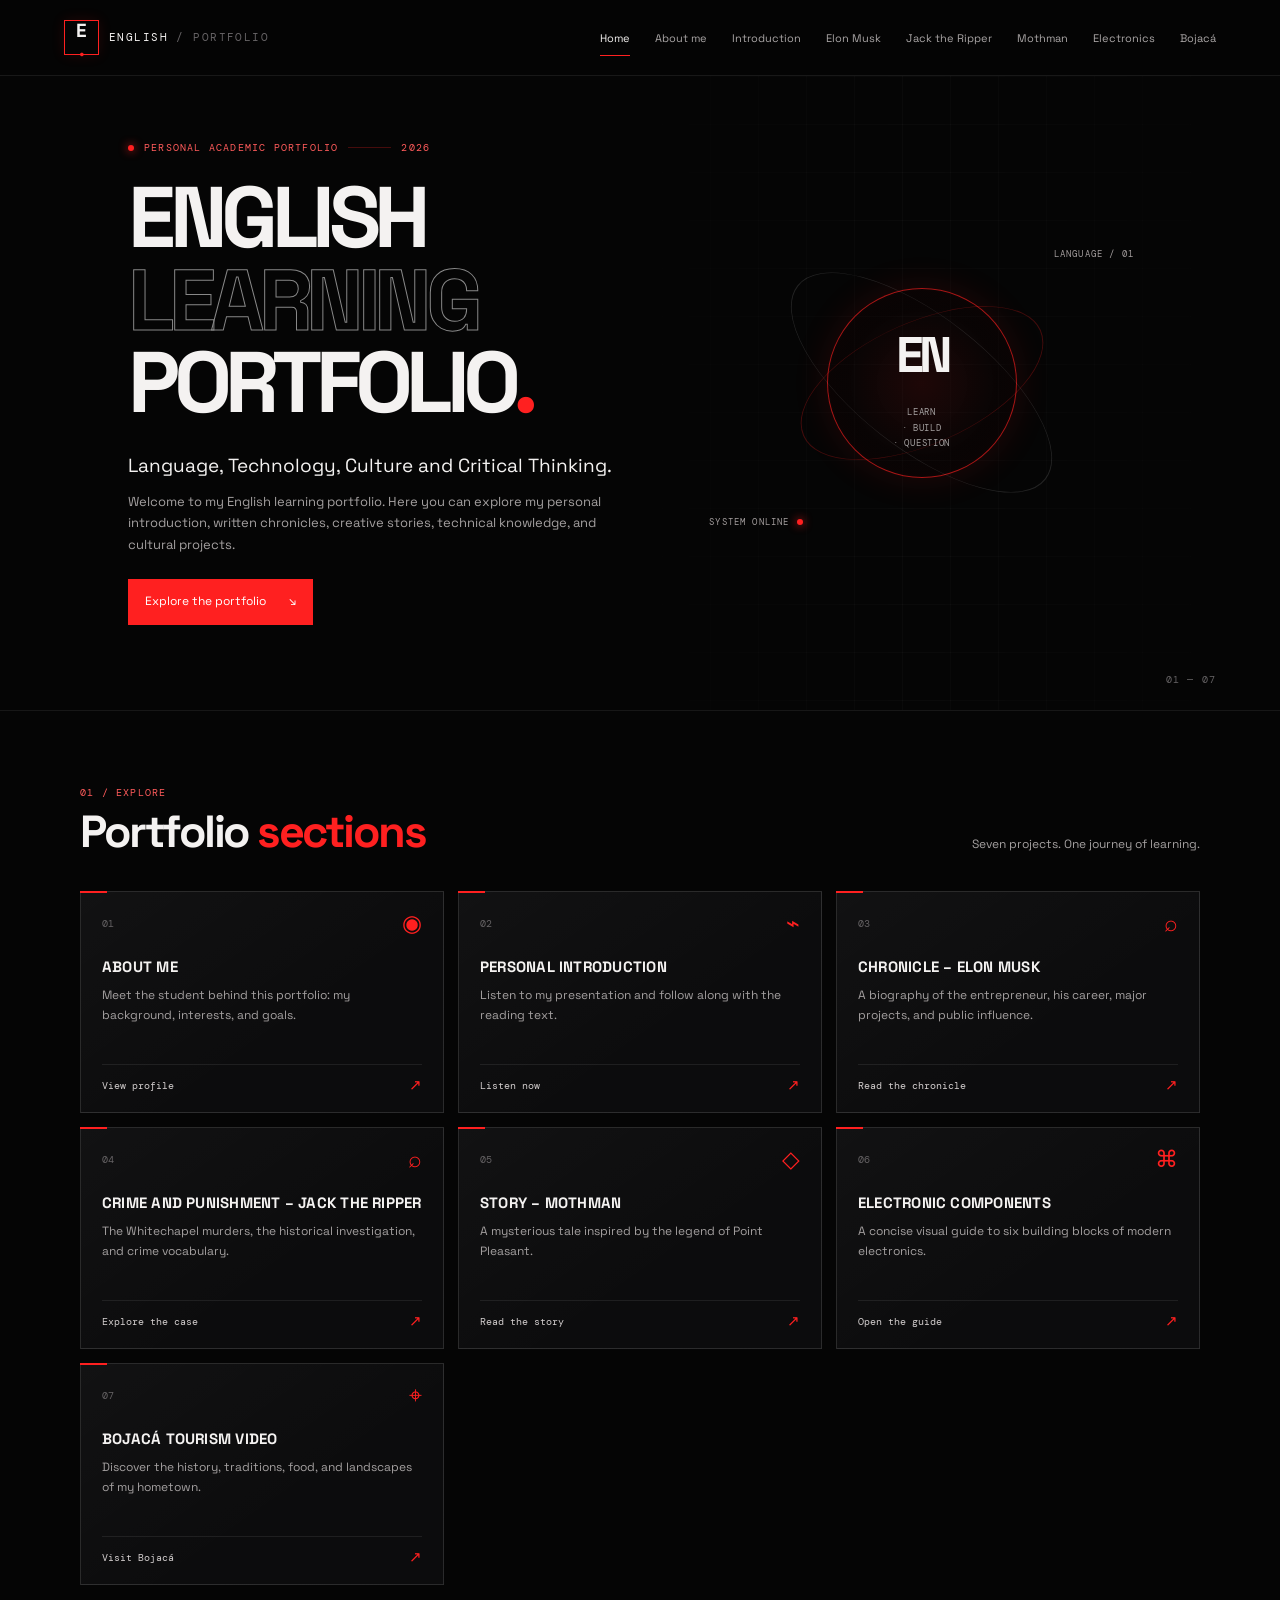
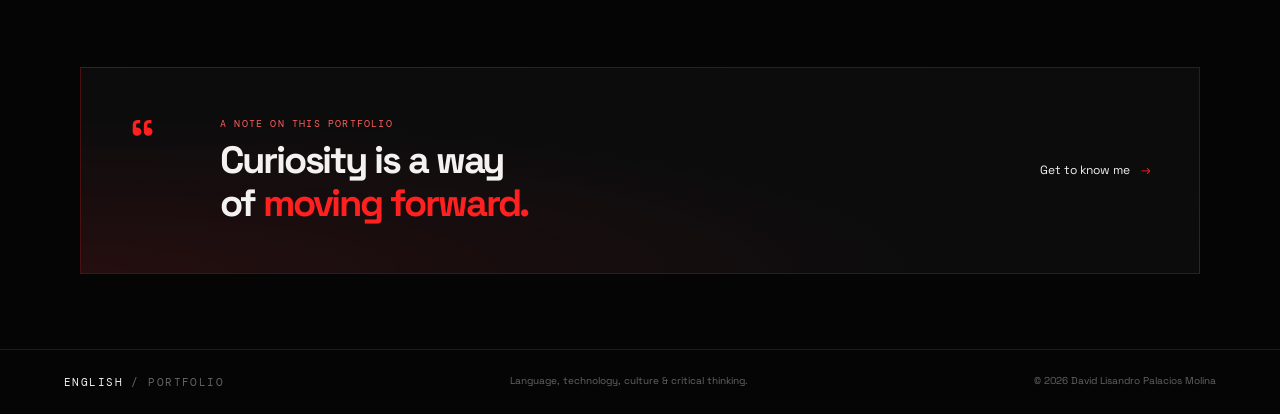
<file: index.html>
<!doctype html>
<html lang="en">
<head>
  <meta charset="utf-8">
  <meta name="viewport" content="width=device-width, initial-scale=1">
  <meta name="theme-color" content="#050505">
  <meta name="description" content="Explore David Lisandro Palacios Molina's English learning portfolio, projects, and interests.">
  <title>English Learning Portfolio | David Lisandro Palacios Molina</title>
  <link rel="preconnect" href="https://fonts.googleapis.com">
  <link rel="preconnect" href="https://fonts.gstatic.com" crossorigin>
  <link href="https://fonts.googleapis.com/css2?family=DM+Mono:wght@400;500&family=Space+Grotesk:wght@400;500;600;700&display=swap" rel="stylesheet">
  <link rel="stylesheet" href="css/style.css">
</head>
<body>
  <a class="skip-link" href="#main">Skip to content</a>
  <header class="site-header">
    <a class="brand" href="index.html" aria-label="English Learning Portfolio home"><span class="brand-mark">E<span>.</span></span><span class="brand-name">ENGLISH<span> / PORTFOLIO</span></span></a>
    <nav class="site-nav" aria-label="Main navigation">
      <a class="active" aria-current="page" href="index.html">Home</a>
      <a href="pages/about.html">About me</a>
      <a href="pages/introduction.html">Introduction</a>
      <a href="pages/elon-musk-chronicle.html">Elon Musk</a>
      <a href="pages/crime-and-punishment.html">Jack the Ripper</a>
      <a href="pages/mothman-story.html">Mothman</a>
      <a href="pages/electronic-components.html">Electronics</a>
      <a href="pages/bojaca-tourism.html">Bojacá</a>
    </nav>
  </header>

  <main id="main">
    <section class="hero home-hero">
      <div class="hero-copy">
        <p class="eyebrow"><span class="status-dot"></span> PERSONAL ACADEMIC PORTFOLIO <span class="eyebrow-line"></span> 2026</p>
        <h1>ENGLISH<br><span class="outline-text">LEARNING</span><br>PORTFOLIO<span class="accent">.</span></h1>
        <p class="hero-subtitle">Language, Technology, Culture and Critical Thinking.</p>
        <p class="hero-intro">Welcome to my English learning portfolio. Here you can explore my personal introduction, written chronicles, creative stories, technical knowledge, and cultural projects.</p>
        <a class="button button-primary" href="#portfolio">Explore the portfolio <span aria-hidden="true">↘</span></a>
      </div>
      <div class="hero-art" aria-hidden="true">
        <div class="orbit orbit-one"></div><div class="orbit orbit-two"></div>
        <div class="hero-core"><span>EN</span><small>LEARN<br>· BUILD<br>· QUESTION</small></div>
        <span class="art-label art-label-top">LANGUAGE / 01</span>
        <span class="art-label art-label-bottom">SYSTEM ONLINE <i></i></span>
      </div>
      <span class="hero-index">01 — 07</span>
    </section>

    <section class="section-shell dashboard-section" id="portfolio">
      <div class="section-heading">
        <div><p class="eyebrow">01 / EXPLORE</p><h2>Portfolio <span class="accent">sections</span></h2></div>
        <p class="section-note">Seven projects. One journey of learning.</p>
      </div>
      <div class="dashboard-grid">
        <a class="dashboard-card card-profile" href="pages/about.html">
          <div class="card-topline"><span>01</span><span class="card-icon" aria-hidden="true">◉</span></div>
          <h3>ABOUT ME</h3><p>Meet the student behind this portfolio: my background, interests, and goals.</p>
          <span class="card-link">View profile <b aria-hidden="true">↗</b></span>
        </a>
        <a class="dashboard-card card-audio" href="pages/introduction.html">
          <div class="card-topline"><span>02</span><span class="card-icon" aria-hidden="true">⌁</span></div>
          <h3>PERSONAL INTRODUCTION</h3><p>Listen to my presentation and follow along with the reading text.</p>
          <span class="card-link">Listen now <b aria-hidden="true">↗</b></span>
        </a>
        <a class="dashboard-card card-crime" href="pages/elon-musk-chronicle.html">
          <div class="card-topline"><span>03</span><span class="card-icon" aria-hidden="true">⌕</span></div>
          <h3>CHRONICLE – ELON MUSK</h3><p>A biography of the entrepreneur, his career, major projects, and public influence.</p>
          <span class="card-link">Read the chronicle <b aria-hidden="true">↗</b></span>
        </a>
        <a class="dashboard-card card-crime" href="pages/crime-and-punishment.html">
          <div class="card-topline"><span>04</span><span class="card-icon" aria-hidden="true">⌕</span></div>
          <h3>CRIME AND PUNISHMENT – JACK THE RIPPER</h3><p>The Whitechapel murders, the historical investigation, and crime vocabulary.</p>
          <span class="card-link">Explore the case <b aria-hidden="true">↗</b></span>
        </a>
        <a class="dashboard-card card-culture" href="pages/mothman-story.html">
          <div class="card-topline"><span>05</span><span class="card-icon" aria-hidden="true">◇</span></div>
          <h3>STORY – MOTHMAN</h3><p>A mysterious tale inspired by the legend of Point Pleasant.</p>
          <span class="card-link">Read the story <b aria-hidden="true">↗</b></span>
        </a>
        <a class="dashboard-card card-tech" href="pages/electronic-components.html">
          <div class="card-topline"><span>06</span><span class="card-icon" aria-hidden="true">⌘</span></div>
          <h3>ELECTRONIC COMPONENTS</h3><p>A concise visual guide to six building blocks of modern electronics.</p>
          <span class="card-link">Open the guide <b aria-hidden="true">↗</b></span>
        </a>
        <a class="dashboard-card card-place" href="pages/bojaca-tourism.html">
          <div class="card-topline"><span>07</span><span class="card-icon" aria-hidden="true">⌖</span></div>
          <h3>BOJACÁ TOURISM VIDEO</h3><p>Discover the history, traditions, food, and landscapes of my hometown.</p>
          <span class="card-link">Visit Bojacá <b aria-hidden="true">↗</b></span>
        </a>
      </div>
    </section>

    <section class="closing-banner section-shell">
      <span class="closing-mark" aria-hidden="true">“</span>
      <div><p class="eyebrow">A NOTE ON THIS PORTFOLIO</p><h2>Curiosity is a way<br>of <span class="accent">moving forward.</span></h2></div>
      <a class="text-link" href="pages/about.html">Get to know me <span aria-hidden="true">→</span></a>
    </section>
  </main>
  <footer class="site-footer"><a class="footer-brand" href="index.html">ENGLISH<span> / PORTFOLIO</span></a><p>Language, technology, culture &amp; critical thinking.</p><span>© <span data-current-year>2026</span> David Lisandro Palacios Molina</span></footer>
  <script src="js/main.js"></script>
</body>
</html>
</file>
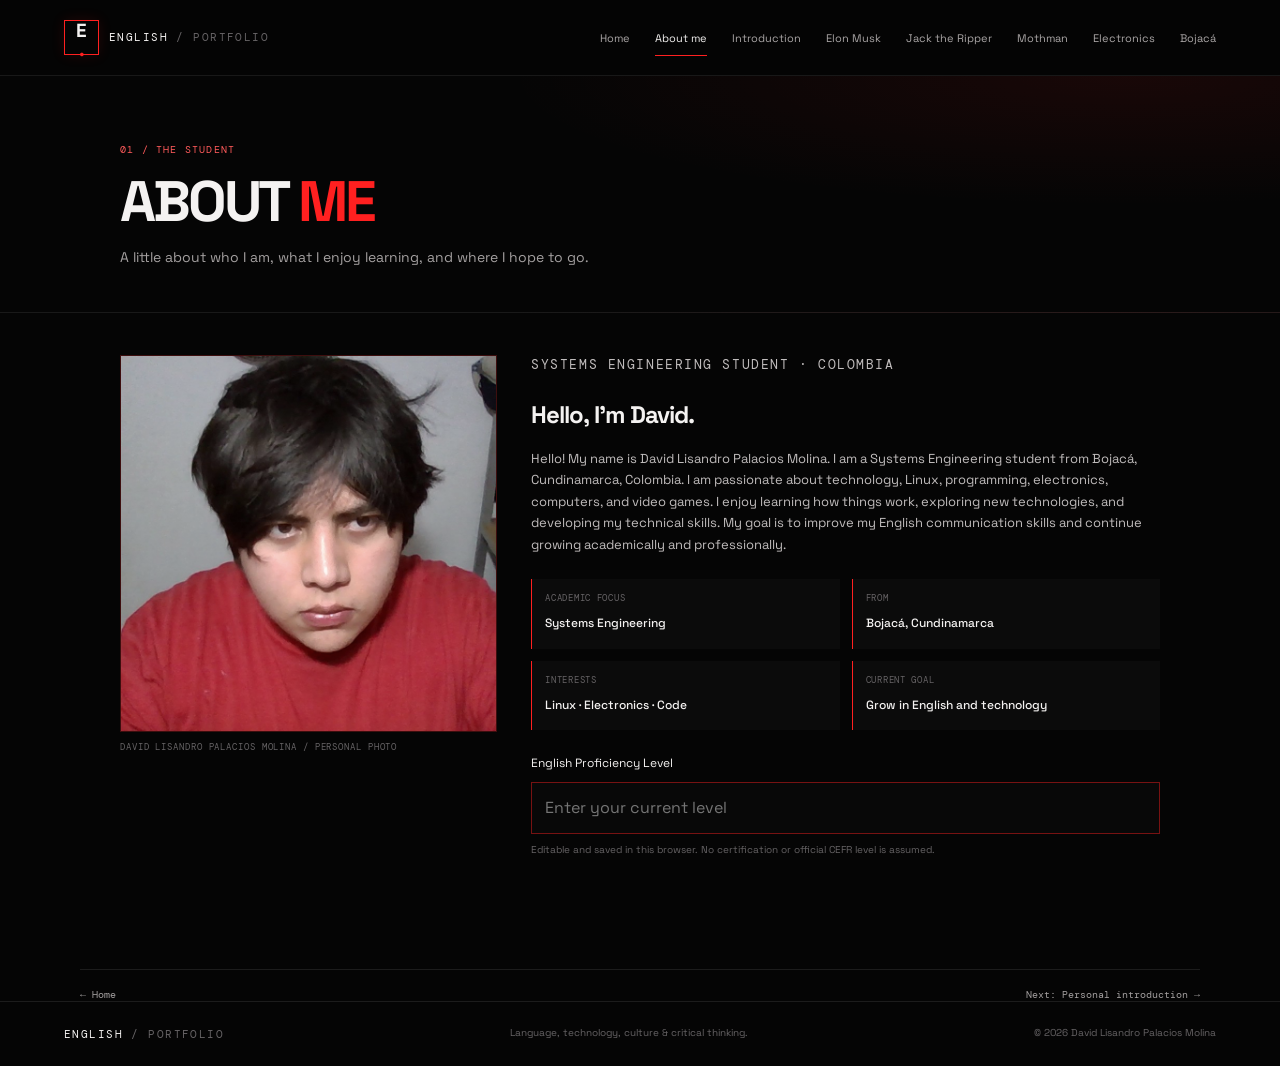
<file: pages/about.html>
<!doctype html>
<html lang="en">
<head>
  <meta charset="utf-8"><meta name="viewport" content="width=device-width, initial-scale=1"><meta name="theme-color" content="#050505">
  <meta name="description" content="Meet David Lisandro Palacios Molina, a Systems Engineering student from Bojacá, Colombia.">
  <title>About Me | English Learning Portfolio</title>
  <link rel="preconnect" href="https://fonts.googleapis.com"><link rel="preconnect" href="https://fonts.gstatic.com" crossorigin>
  <link href="https://fonts.googleapis.com/css2?family=DM+Mono:wght@400;500&family=Space+Grotesk:wght@400;500;600;700&display=swap" rel="stylesheet"><link rel="stylesheet" href="../css/style.css">
</head>
<body>
  <a class="skip-link" href="#main">Skip to content</a>
  <header class="site-header"><a class="brand" href="../index.html" aria-label="English Learning Portfolio home"><span class="brand-mark">E<span>.</span></span><span class="brand-name">ENGLISH<span> / PORTFOLIO</span></span></a><nav class="site-nav" aria-label="Main navigation"><a href="../index.html">Home</a><a class="active" aria-current="page" href="about.html">About me</a><a href="introduction.html">Introduction</a><a href="elon-musk-chronicle.html">Elon Musk</a><a href="crime-and-punishment.html">Jack the Ripper</a><a href="mothman-story.html">Mothman</a><a href="electronic-components.html">Electronics</a><a href="bojaca-tourism.html">Bojacá</a></nav></header>
  <main class="page-main" id="main">
    <section class="page-intro"><p class="eyebrow">01 / THE STUDENT</p><h1>ABOUT <span class="accent">ME</span></h1><p class="lead">A little about who I am, what I enjoy learning, and where I hope to go.</p></section>
    <div class="page-content content-grid">
      <div><img class="profile-photo" src="../assets/images/profile/Lisandro_Photo.jpg" alt="David Lisandro Palacios Molina"><p class="photo-caption">DAVID LISANDRO PALACIOS MOLINA / PERSONAL PHOTO</p></div>
      <section class="profile-copy">
        <p class="eyebrow">SYSTEMS ENGINEERING STUDENT · COLOMBIA</p><h2>Hello, I’m David.</h2>
        <p>Hello! My name is David Lisandro Palacios Molina. I am a Systems Engineering student from Bojacá, Cundinamarca, Colombia. I am passionate about technology, Linux, programming, electronics, computers, and video games. I enjoy learning how things work, exploring new technologies, and developing my technical skills. My goal is to improve my English communication skills and continue growing academically and professionally.</p>
        <div class="profile-facts">
          <div class="fact"><span class="fact-label">Academic focus</span><strong>Systems Engineering</strong></div>
          <div class="fact"><span class="fact-label">From</span><strong>Bojacá, Cundinamarca</strong></div>
          <div class="fact"><span class="fact-label">Interests</span><strong>Linux · Electronics · Code</strong></div>
          <div class="fact"><span class="fact-label">Current goal</span><strong>Grow in English and technology</strong></div>
        </div>
        <label class="field-label" for="english-level">English Proficiency Level</label>
        <input class="level-input" id="english-level" name="english-level" data-proficiency-input type="text" maxlength="80" placeholder="Enter your current level">
        <p class="field-note" data-proficiency-status>Editable and saved in this browser. No certification or official CEFR level is assumed.</p>
      </section>
    </div>
    <nav class="page-end-nav section-shell" aria-label="Page navigation"><a href="../index.html">← Home</a><a href="introduction.html">Next: Personal introduction →</a></nav>
  </main>
  <footer class="site-footer"><a class="footer-brand" href="../index.html">ENGLISH<span> / PORTFOLIO</span></a><p>Language, technology, culture &amp; critical thinking.</p><span>© <span data-current-year>2026</span> David Lisandro Palacios Molina</span></footer><script src="../js/main.js"></script>
</body>
</html>
</file>
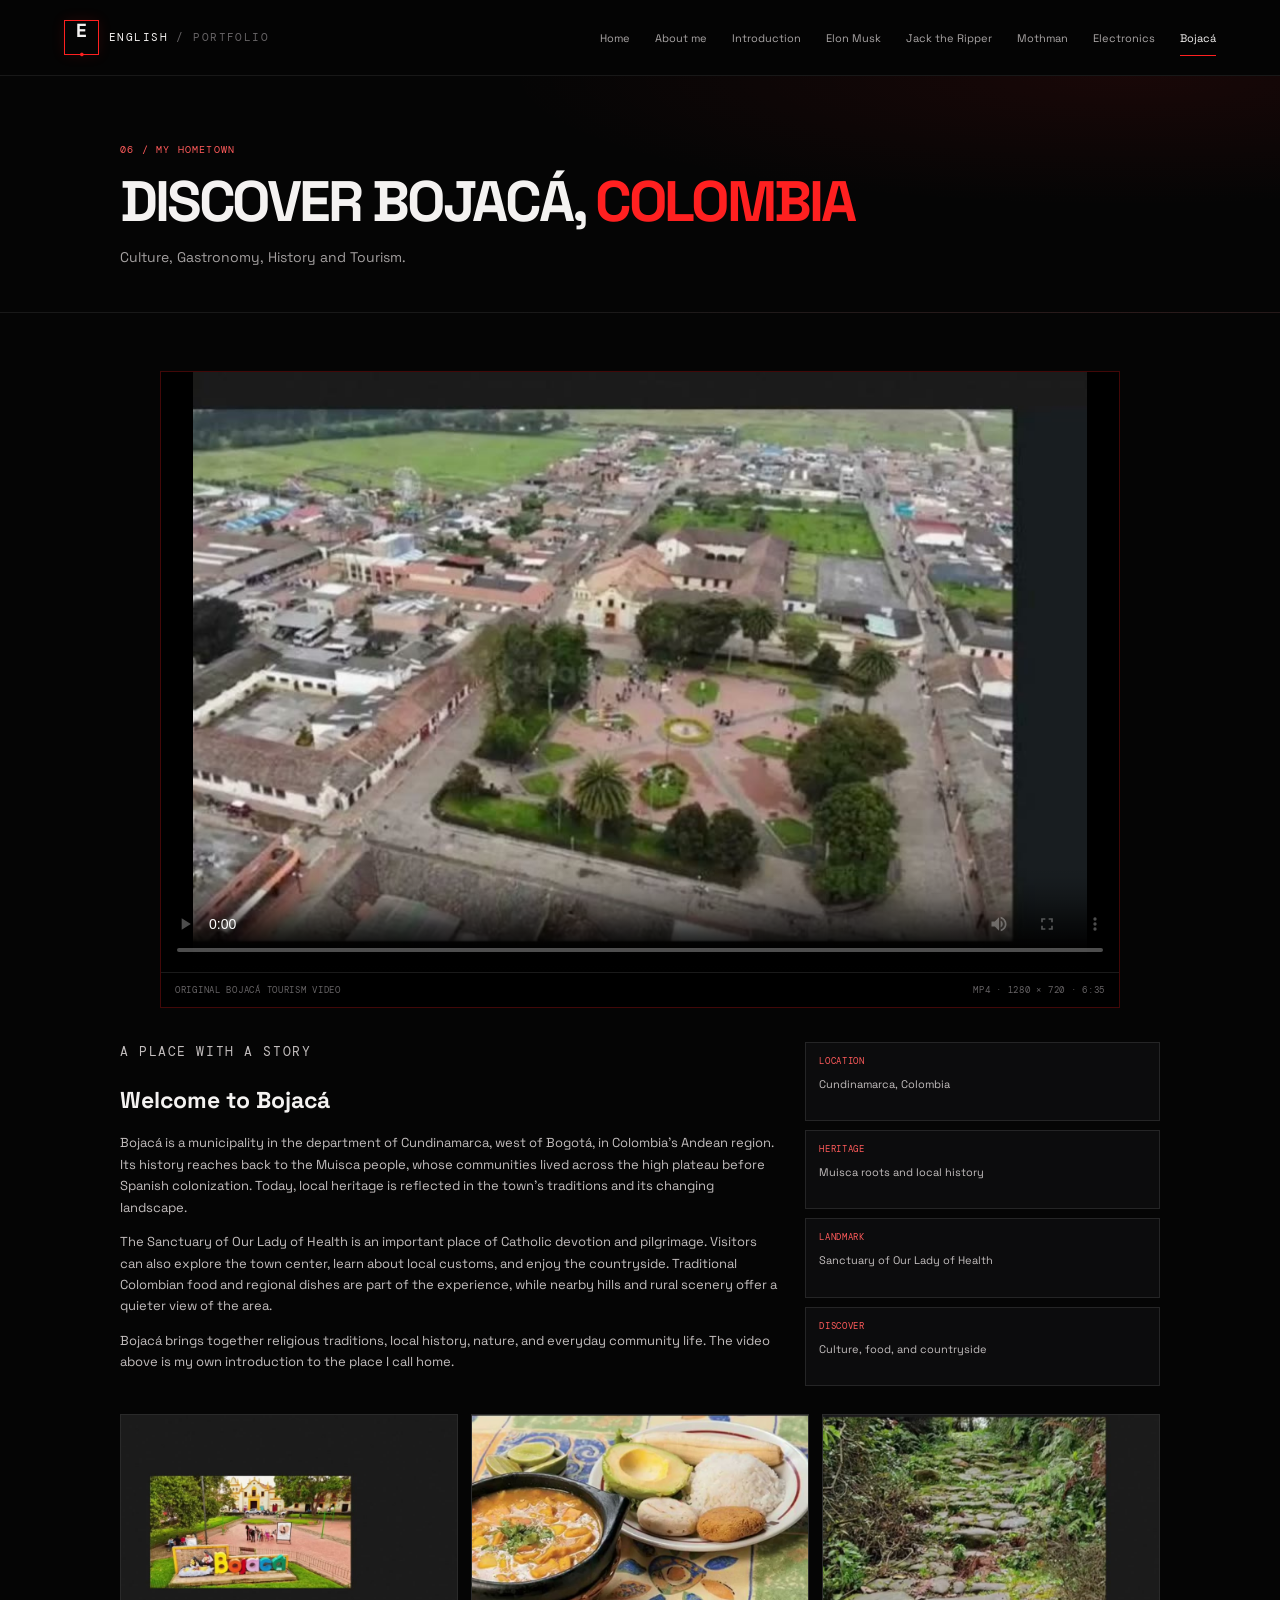
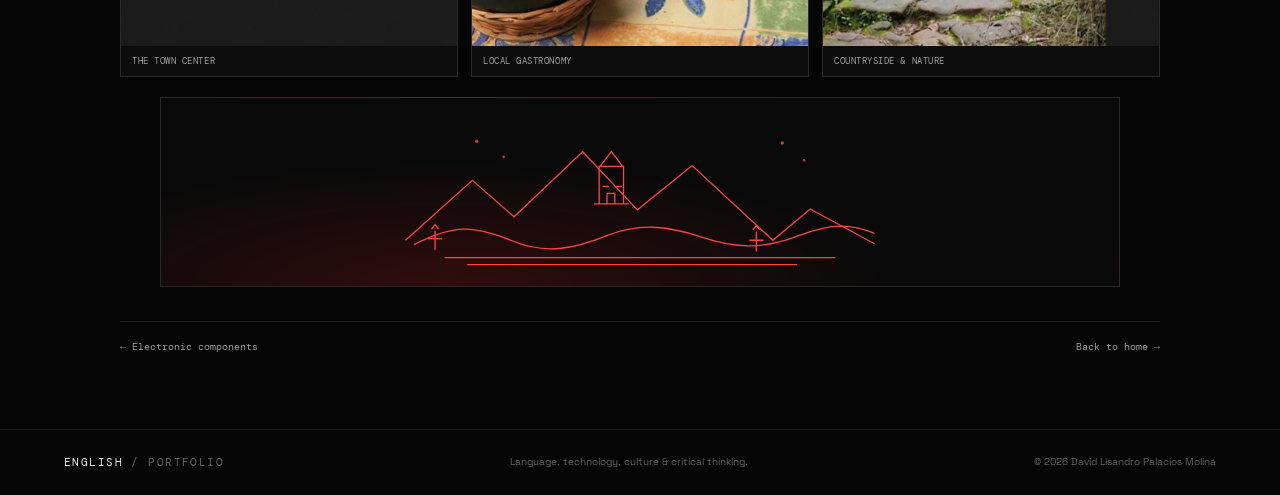
<file: pages/bojaca-tourism.html>
<!doctype html>
<html lang="en">
<head>
  <meta charset="utf-8"><meta name="viewport" content="width=device-width, initial-scale=1"><meta name="theme-color" content="#050505">
  <meta name="description" content="Discover Bojacá, Cundinamarca, Colombia, through a local tourism video and an introduction to its culture and history.">
  <title>Discover Bojacá | English Learning Portfolio</title>
  <link rel="preconnect" href="https://fonts.googleapis.com"><link rel="preconnect" href="https://fonts.gstatic.com" crossorigin>
  <link href="https://fonts.googleapis.com/css2?family=DM+Mono:wght@400;500&family=Space+Grotesk:wght@400;500;600;700&display=swap" rel="stylesheet"><link rel="stylesheet" href="../css/style.css">
</head>
<body>
  <a class="skip-link" href="#main">Skip to content</a>
  <header class="site-header"><a class="brand" href="../index.html" aria-label="English Learning Portfolio home"><span class="brand-mark">E<span>.</span></span><span class="brand-name">ENGLISH<span> / PORTFOLIO</span></span></a><nav class="site-nav" aria-label="Main navigation"><a href="../index.html">Home</a><a href="about.html">About me</a><a href="introduction.html">Introduction</a><a href="elon-musk-chronicle.html">Elon Musk</a><a href="crime-and-punishment.html">Jack the Ripper</a><a href="mothman-story.html">Mothman</a><a href="electronic-components.html">Electronics</a><a class="active" aria-current="page" href="bojaca-tourism.html">Bojacá</a></nav></header>
  <main class="page-main" id="main">
    <section class="page-intro"><p class="eyebrow">06 / MY HOMETOWN</p><h1>DISCOVER BOJACÁ, <span class="accent">COLOMBIA</span></h1><p class="lead">Culture, Gastronomy, History and Tourism.</p></section>
    <div class="page-content">
      <figure class="video-frame">
        <video controls preload="metadata" playsinline poster="../assets/images/bojaca/bojaca-video-still.jpg"><source src="../assets/video/bojaca/Bojaca_turistic.mp4" type="video/mp4">Your browser does not support the video player. Please open this page in a browser that supports HTML5 video.</video>
        <figcaption class="video-caption"><span>ORIGINAL BOJACÁ TOURISM VIDEO</span><span>MP4 · 1280 × 720 · 6:35</span></figcaption>
      </figure>
      <section class="bojaca-intro">
        <div><p class="eyebrow">A PLACE WITH A STORY</p><h2>Welcome to Bojacá</h2>
          <p>Bojacá is a municipality in the department of Cundinamarca, west of Bogotá, in Colombia’s Andean region. Its history reaches back to the Muisca people, whose communities lived across the high plateau before Spanish colonization. Today, local heritage is reflected in the town’s traditions and its changing landscape.</p>
          <p>The Sanctuary of Our Lady of Health is an important place of Catholic devotion and pilgrimage. Visitors can also explore the town center, learn about local customs, and enjoy the countryside. Traditional Colombian food and regional dishes are part of the experience, while nearby hills and rural scenery offer a quieter view of the area.</p>
          <p>Bojacá brings together religious traditions, local history, nature, and everyday community life. The video above is my own introduction to the place I call home.</p>
        </div>
        <aside class="place-facts" aria-label="Bojacá highlights">
          <div class="place-fact"><strong>Location</strong><span>Cundinamarca, Colombia</span></div>
          <div class="place-fact"><strong>Heritage</strong><span>Muisca roots and local history</span></div>
          <div class="place-fact"><strong>Landmark</strong><span>Sanctuary of Our Lady of Health</span></div>
          <div class="place-fact"><strong>Discover</strong><span>Culture, food, and countryside</span></div>
        </aside>
      </section>
      <div class="image-gallery" aria-label="Scenes from the original Bojacá tourism video">
        <figure class="gallery-item"><img src="../assets/images/bojaca/bojaca-center.jpg" alt="Bojacá's town square and church, shown in the original tourism video" loading="lazy"><figcaption>THE TOWN CENTER</figcaption></figure>
        <figure class="gallery-item"><img src="../assets/images/bojaca/bojaca-landscape.jpg" alt="A traditional Colombian meal featured in the original tourism video" loading="lazy"><figcaption>LOCAL GASTRONOMY</figcaption></figure>
        <figure class="gallery-item"><img src="../assets/images/bojaca/bojaca-culture.jpg" alt="A stone path through green countryside shown in the original tourism video" loading="lazy"><figcaption>COUNTRYSIDE &amp; NATURE</figcaption></figure>
      </div>
      <figure class="landscape-card">
        <svg viewBox="0 0 560 190" role="img" aria-label="Decorative line illustration of Andean hills, a church, and the Bojacá countryside">
          <g fill="none" stroke="#ff4242" stroke-width="1.5">
            <path d="M10 150 87 81l48 42 79-75 63 67 63-51 93 86 43-36 74 40"/>
            <path d="M20 155c45-24 71-22 111-5s73 10 110-5 70-12 109 1 71 15 112-1 63-13 88-3"/>
            <path d="M233 108v-43h28v43m-34 0h40m-33-43 13-17 13 17m-23 23h7m8 0h7m-17 20v-12h9v12"/>
            <path d="M44 161v-22m-8 9h16m-12-11 4-5 4 5m366 26v-23m-8 10h16m-12-12 4-5 4 5"/>
            <path d="M55 170h450m-424 8h380"/>
          </g>
          <g fill="#ff4242" opacity=".8"><circle cx="92" cy="36" r="2"/><circle cx="123" cy="54" r="1.5"/><circle cx="444" cy="38" r="2"/><circle cx="469" cy="58" r="1.5"/></g>
        </svg>
      </figure>
      <nav class="page-end-nav" aria-label="Page navigation"><a href="electronic-components.html">← Electronic components</a><a href="../index.html">Back to home →</a></nav>
    </div>
  </main>
  <footer class="site-footer"><a class="footer-brand" href="../index.html">ENGLISH<span> / PORTFOLIO</span></a><p>Language, technology, culture &amp; critical thinking.</p><span>© <span data-current-year>2026</span> David Lisandro Palacios Molina</span></footer><script src="../js/main.js"></script>
</body>
</html>
</file>
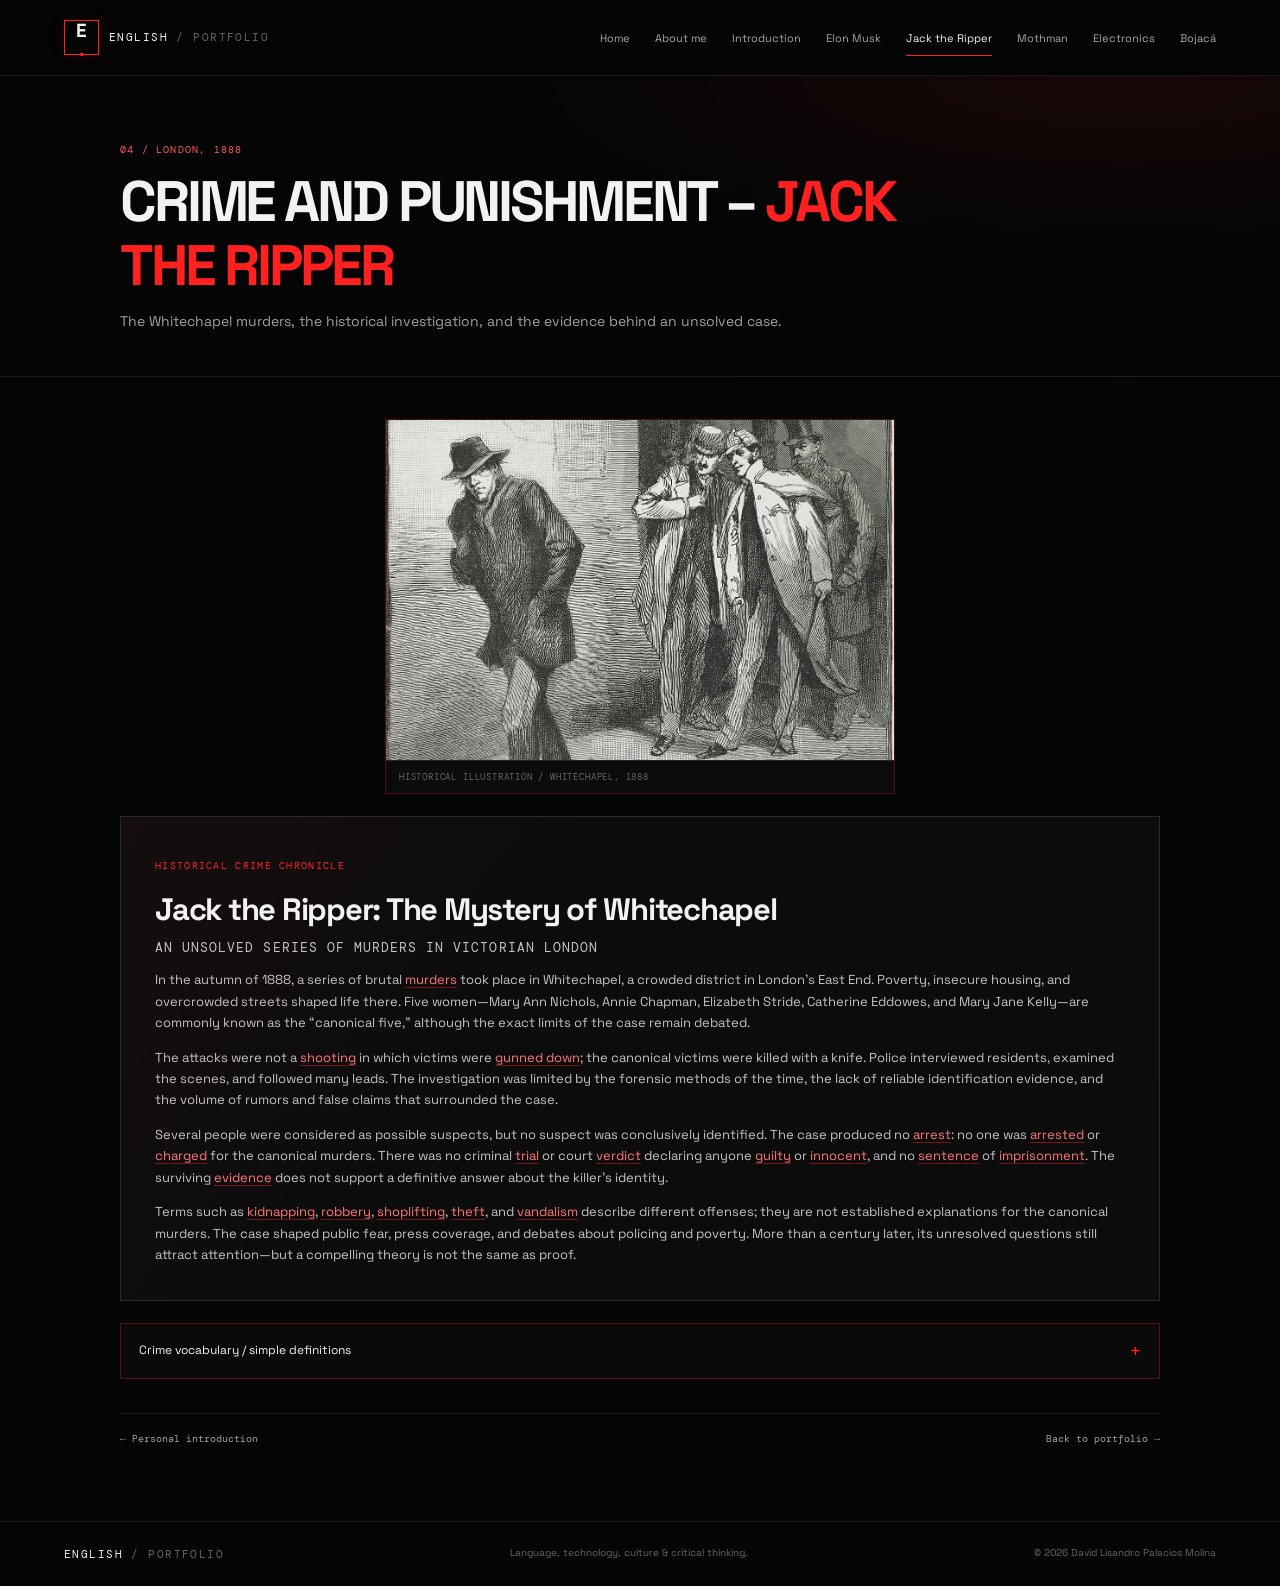
<file: pages/crime-and-punishment.html>
<!doctype html>
<html lang="en">
<head>
  <meta charset="utf-8"><meta name="viewport" content="width=device-width, initial-scale=1"><meta name="theme-color" content="#050505">
  <meta name="description" content="The Jack the Ripper case: the Whitechapel murders, historical investigation, evidence, and crime vocabulary.">
  <title>Crime and Punishment: Jack the Ripper | English Learning Portfolio</title>
  <link rel="preconnect" href="https://fonts.googleapis.com"><link rel="preconnect" href="https://fonts.gstatic.com" crossorigin>
  <link href="https://fonts.googleapis.com/css2?family=DM+Mono:wght@400;500&family=Space+Grotesk:wght@400;500;600;700&display=swap" rel="stylesheet"><link rel="stylesheet" href="../css/style.css">
</head>
<body>
  <a class="skip-link" href="#main">Skip to content</a>
  <header class="site-header"><a class="brand" href="../index.html" aria-label="English Learning Portfolio home"><span class="brand-mark">E<span>.</span></span><span class="brand-name">ENGLISH<span> / PORTFOLIO</span></span></a><nav class="site-nav" aria-label="Main navigation"><a href="../index.html">Home</a><a href="about.html">About me</a><a href="introduction.html">Introduction</a><a href="elon-musk-chronicle.html">Elon Musk</a><a class="active" aria-current="page" href="crime-and-punishment.html">Jack the Ripper</a><a href="mothman-story.html">Mothman</a><a href="electronic-components.html">Electronics</a><a href="bojaca-tourism.html">Bojacá</a></nav></header>
  <main class="page-main" id="main">
    <section class="page-intro"><p class="eyebrow">04 / LONDON, 1888</p><h1>CRIME AND PUNISHMENT – <span class="accent">JACK THE RIPPER</span></h1><p class="lead">The Whitechapel murders, the historical investigation, and the evidence behind an unsolved case.</p></section>
    <div class="page-content">
      <figure class="story-image"><img src="../assets/images/jack-the-ripper/JacktheRipper1888.jpg" alt="A historical illustration of a figure walking through Victorian London"><figcaption>HISTORICAL ILLUSTRATION / WHITECHAPEL, 1888</figcaption></figure>
      <article class="article-card">
        <span class="article-number">HISTORICAL CRIME CHRONICLE</span><h2>Jack the Ripper: The Mystery of Whitechapel</h2><p class="article-subtitle">An unsolved series of murders in Victorian London</p>
        <p>In the autumn of 1888, a series of brutal <span class="vocab">murders</span> took place in Whitechapel, a crowded district in London’s East End. Poverty, insecure housing, and overcrowded streets shaped life there. Five women—Mary Ann Nichols, Annie Chapman, Elizabeth Stride, Catherine Eddowes, and Mary Jane Kelly—are commonly known as the “canonical five,” although the exact limits of the case remain debated.</p>
        <p>The attacks were not a <span class="vocab">shooting</span> in which victims were <span class="vocab">gunned down</span>; the canonical victims were killed with a knife. Police interviewed residents, examined the scenes, and followed many leads. The investigation was limited by the forensic methods of the time, the lack of reliable identification evidence, and the volume of rumors and false claims that surrounded the case.</p>
        <p>Several people were considered as possible suspects, but no suspect was conclusively identified. The case produced no <span class="vocab">arrest</span>: no one was <span class="vocab">arrested</span> or <span class="vocab">charged</span> for the canonical murders. There was no criminal <span class="vocab">trial</span> or court <span class="vocab">verdict</span> declaring anyone <span class="vocab">guilty</span> or <span class="vocab">innocent</span>, and no <span class="vocab">sentence</span> of <span class="vocab">imprisonment</span>. The surviving <span class="vocab">evidence</span> does not support a definitive answer about the killer’s identity.</p>
        <p>Terms such as <span class="vocab">kidnapping</span>, <span class="vocab">robbery</span>, <span class="vocab">shoplifting</span>, <span class="vocab">theft</span>, and <span class="vocab">vandalism</span> describe different offenses; they are not established explanations for the canonical murders. The case shaped public fear, press coverage, and debates about policing and poverty. More than a century later, its unresolved questions still attract attention—but a compelling theory is not the same as proof.</p>
      </article>
      <details class="glossary"><summary>Crime vocabulary / simple definitions</summary><div class="glossary-content">
        <p><strong>Arrest:</strong> to take a person into police custody, or the act of doing so.</p><p><strong>Charged:</strong> formally accused of a crime.</p>
        <p><strong>Evidence:</strong> information or objects used to find out what happened.</p><p><strong>Guilty:</strong> responsible for a crime under a court's decision.</p>
        <p><strong>Gunned down:</strong> shot and killed with a firearm.</p><p><strong>Innocent:</strong> not responsible for the crime in question.</p>
        <p><strong>Imprisonment:</strong> the punishment of being kept in prison.</p><p><strong>Kidnapping:</strong> taking and holding a person illegally.</p>
        <p><strong>Murder:</strong> the unlawful killing of a person.</p><p><strong>Robbery:</strong> taking property from a person by force or threat.</p>
        <p><strong>Sentence:</strong> the punishment given by a court.</p><p><strong>Shoplifting:</strong> stealing goods from a shop.</p>
        <p><strong>Shooting:</strong> an incident in which a firearm is discharged at someone or something.</p><p><strong>Theft:</strong> taking something that belongs to another person without permission.</p>
        <p><strong>Trial:</strong> a court process for deciding a person's guilt or innocence.</p><p><strong>Vandalism:</strong> deliberate damage to property.</p>
        <p><strong>Verdict:</strong> a court's decision about whether a person is guilty.</p>
      </div></details>
      <nav class="page-end-nav" aria-label="Page navigation"><a href="introduction.html">← Personal introduction</a><a href="../index.html">Back to portfolio →</a></nav>
    </div>
  </main>
  <footer class="site-footer"><a class="footer-brand" href="../index.html">ENGLISH<span> / PORTFOLIO</span></a><p>Language, technology, culture &amp; critical thinking.</p><span>© <span data-current-year>2026</span> David Lisandro Palacios Molina</span></footer><script src="../js/main.js"></script>
</body>
</html>
</file>
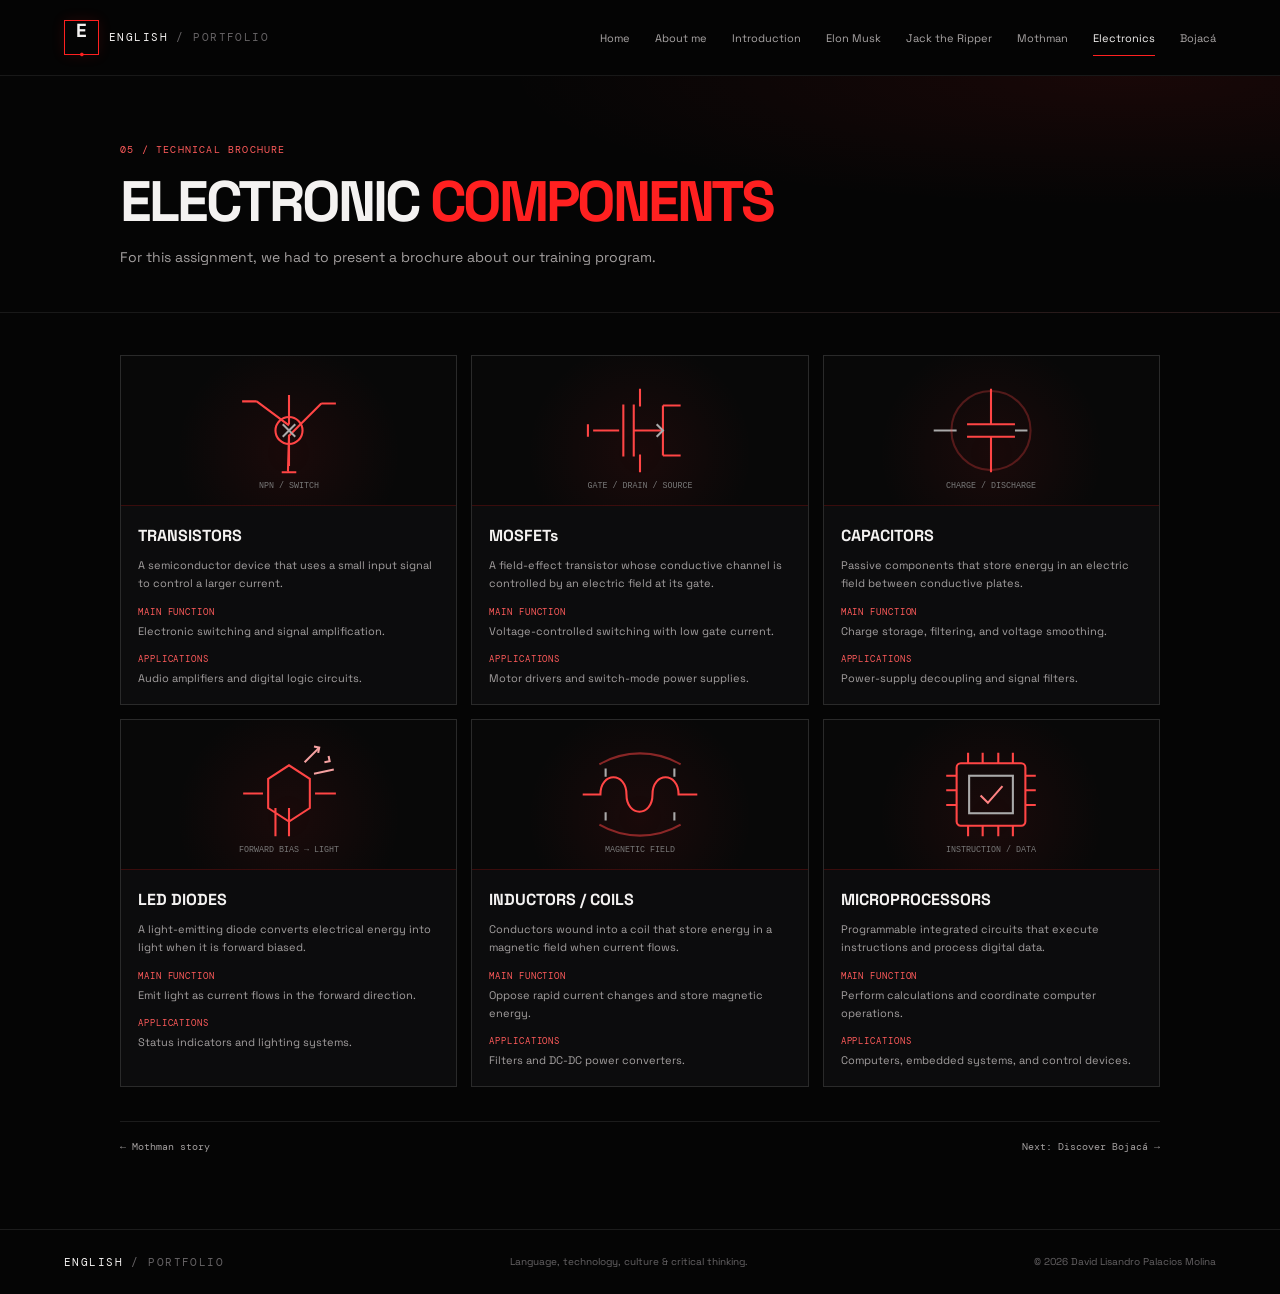
<file: pages/electronic-components.html>
<!doctype html>
<html lang="en">
<head>
  <meta charset="utf-8"><meta name="viewport" content="width=device-width, initial-scale=1"><meta name="theme-color" content="#050505">
  <meta name="description" content="A visual guide to transistors, MOSFETs, capacitors, LEDs, inductors, and microprocessors.">
  <title>Electronic Components | English Learning Portfolio</title>
  <link rel="preconnect" href="https://fonts.googleapis.com"><link rel="preconnect" href="https://fonts.gstatic.com" crossorigin>
  <link href="https://fonts.googleapis.com/css2?family=DM+Mono:wght@400;500&family=Space+Grotesk:wght@400;500;600;700&display=swap" rel="stylesheet"><link rel="stylesheet" href="../css/style.css">
</head>
<body>
  <a class="skip-link" href="#main">Skip to content</a>
  <header class="site-header"><a class="brand" href="../index.html" aria-label="English Learning Portfolio home"><span class="brand-mark">E<span>.</span></span><span class="brand-name">ENGLISH<span> / PORTFOLIO</span></span></a><nav class="site-nav" aria-label="Main navigation"><a href="../index.html">Home</a><a href="about.html">About me</a><a href="introduction.html">Introduction</a><a href="elon-musk-chronicle.html">Elon Musk</a><a href="crime-and-punishment.html">Jack the Ripper</a><a href="mothman-story.html">Mothman</a><a class="active" aria-current="page" href="electronic-components.html">Electronics</a><a href="bojaca-tourism.html">Bojacá</a></nav></header>
  <main class="page-main" id="main">
    <section class="page-intro"><p class="eyebrow">05 / TECHNICAL BROCHURE</p><h1>ELECTRONIC <span class="accent">COMPONENTS</span></h1><p class="lead">For this assignment, we had to present a brochure about our training program.</p></section>
    <div class="page-content">
      <div class="component-grid">
        <article class="component-card"><div class="component-art"><svg viewBox="0 0 180 120" role="img" aria-label="Technical illustration of a three-terminal transistor"><g fill="none" stroke="#ff4545" stroke-width="2"><path d="M90 26v28M90 66v28M90 55 59 32M90 65l31-31M90 64l-1 35M45 32h14M121 34h14M83 100h14"/><circle cx="90" cy="60" r="13"/><path d="m84 54 12 12m0-12L84 66" stroke="#aaa"/></g><text x="90" y="115" fill="#777" text-anchor="middle" font-size="8" font-family="monospace">NPN / SWITCH</text></svg></div><div class="component-copy"><h2>TRANSISTORS</h2><p>A semiconductor device that uses a small input signal to control a larger current.</p><span class="spec-label">Main function</span><p>Electronic switching and signal amplification.</p><span class="spec-label">Applications</span><p>Audio amplifiers and digital logic circuits.</p></div></article>
        <article class="component-card"><div class="component-art"><svg viewBox="0 0 180 120" role="img" aria-label="Technical illustration of a MOSFET with gate, drain, and source"><g fill="none" stroke="#ff4545" stroke-width="2"><path d="M90 20v17M90 83v17M45 60h25M74 35v50M84 35v50M84 60h28M112 36v24m0 0v24M112 36h17M112 84h17M40 54v12"/><path d="m106 54 6 6-6 6" stroke="#aaa"/></g><text x="90" y="115" fill="#777" text-anchor="middle" font-size="8" font-family="monospace">GATE / DRAIN / SOURCE</text></svg></div><div class="component-copy"><h2>MOSFETs</h2><p>A field-effect transistor whose conductive channel is controlled by an electric field at its gate.</p><span class="spec-label">Main function</span><p>Voltage-controlled switching with low gate current.</p><span class="spec-label">Applications</span><p>Motor drivers and switch-mode power supplies.</p></div></article>
        <article class="component-card"><div class="component-art"><svg viewBox="0 0 180 120" role="img" aria-label="Technical illustration of a capacitor"><g fill="none" stroke="#ff4545" stroke-width="2"><path d="M90 20v34M90 66v34M67 54h46M67 66h46"/><path d="M57 60H35m90 0h-12" stroke="#aaa"/><circle cx="90" cy="60" r="38" stroke="rgba(255,69,69,.28)"/></g><text x="90" y="115" fill="#777" text-anchor="middle" font-size="8" font-family="monospace">CHARGE / DISCHARGE</text></svg></div><div class="component-copy"><h2>CAPACITORS</h2><p>Passive components that store energy in an electric field between conductive plates.</p><span class="spec-label">Main function</span><p>Charge storage, filtering, and voltage smoothing.</p><span class="spec-label">Applications</span><p>Power-supply decoupling and signal filters.</p></div></article>
        <article class="component-card"><div class="component-art"><svg viewBox="0 0 180 120" role="img" aria-label="Technical illustration of a light-emitting diode"><g fill="none" stroke="#ff4545" stroke-width="2"><path d="M70 45 90 32l20 13v28l-20 13-20-13zM90 73v27m-13-27v27M65 59H46m69 0h20"/><path d="m105 29 14-14m-5 25 19-4" stroke="#f5a1a1"/><path d="m114 14 5 1-1 5m10 3 1 5-5 1" stroke="#f5a1a1"/></g><text x="90" y="115" fill="#777" text-anchor="middle" font-size="8" font-family="monospace">FORWARD BIAS → LIGHT</text></svg></div><div class="component-copy"><h2>LED DIODES</h2><p>A light-emitting diode converts electrical energy into light when it is forward biased.</p><span class="spec-label">Main function</span><p>Emit light as current flows in the forward direction.</p><span class="spec-label">Applications</span><p>Status indicators and lighting systems.</p></div></article>
        <article class="component-card"><div class="component-art"><svg viewBox="0 0 180 120" role="img" aria-label="Technical illustration of an inductor coil"><g fill="none" stroke="#ff4545" stroke-width="2"><path d="M35 60h17c0-22 25-22 25 0s25 22 25 0 25-22 25 0h18"/><path d="M51 31c24-14 54-14 78 0M51 89c24 14 54 14 78 0" stroke="rgba(255,69,69,.5)"/><path d="M57 35v8m66-8v8M57 77v8m66-8v8" stroke="#aaa"/></g><text x="90" y="115" fill="#777" text-anchor="middle" font-size="8" font-family="monospace">MAGNETIC FIELD</text></svg></div><div class="component-copy"><h2>INDUCTORS / COILS</h2><p>Conductors wound into a coil that store energy in a magnetic field when current flows.</p><span class="spec-label">Main function</span><p>Oppose rapid current changes and store magnetic energy.</p><span class="spec-label">Applications</span><p>Filters and DC-DC power converters.</p></div></article>
        <article class="component-card"><div class="component-art"><svg viewBox="0 0 180 120" role="img" aria-label="Technical illustration of a microprocessor chip"><g fill="none" stroke="#ff4545" stroke-width="2"><rect x="57" y="30" width="66" height="60" rx="4"/><rect x="69" y="42" width="42" height="36" stroke="#aaa"/><path d="M68 20v10m14-10v10m15-10v10m14-10v10M68 90v10m14-10v10m15-10v10m14-10v10M47 42h10m-10 14h10m-10 14h10m66-28h10m-10 14h10m-10 14h10"/><path d="m80 61 7 7 14-16" stroke="#ff8383"/></g><text x="90" y="115" fill="#777" text-anchor="middle" font-size="8" font-family="monospace">INSTRUCTION / DATA</text></svg></div><div class="component-copy"><h2>MICROPROCESSORS</h2><p>Programmable integrated circuits that execute instructions and process digital data.</p><span class="spec-label">Main function</span><p>Perform calculations and coordinate computer operations.</p><span class="spec-label">Applications</span><p>Computers, embedded systems, and control devices.</p></div></article>
      </div>
      <nav class="page-end-nav" aria-label="Page navigation"><a href="mothman-story.html">← Mothman story</a><a href="bojaca-tourism.html">Next: Discover Bojacá →</a></nav>
    </div>
  </main>
  <footer class="site-footer"><a class="footer-brand" href="../index.html">ENGLISH<span> / PORTFOLIO</span></a><p>Language, technology, culture &amp; critical thinking.</p><span>© <span data-current-year>2026</span> David Lisandro Palacios Molina</span></footer><script src="../js/main.js"></script>
</body>
</html>
</file>
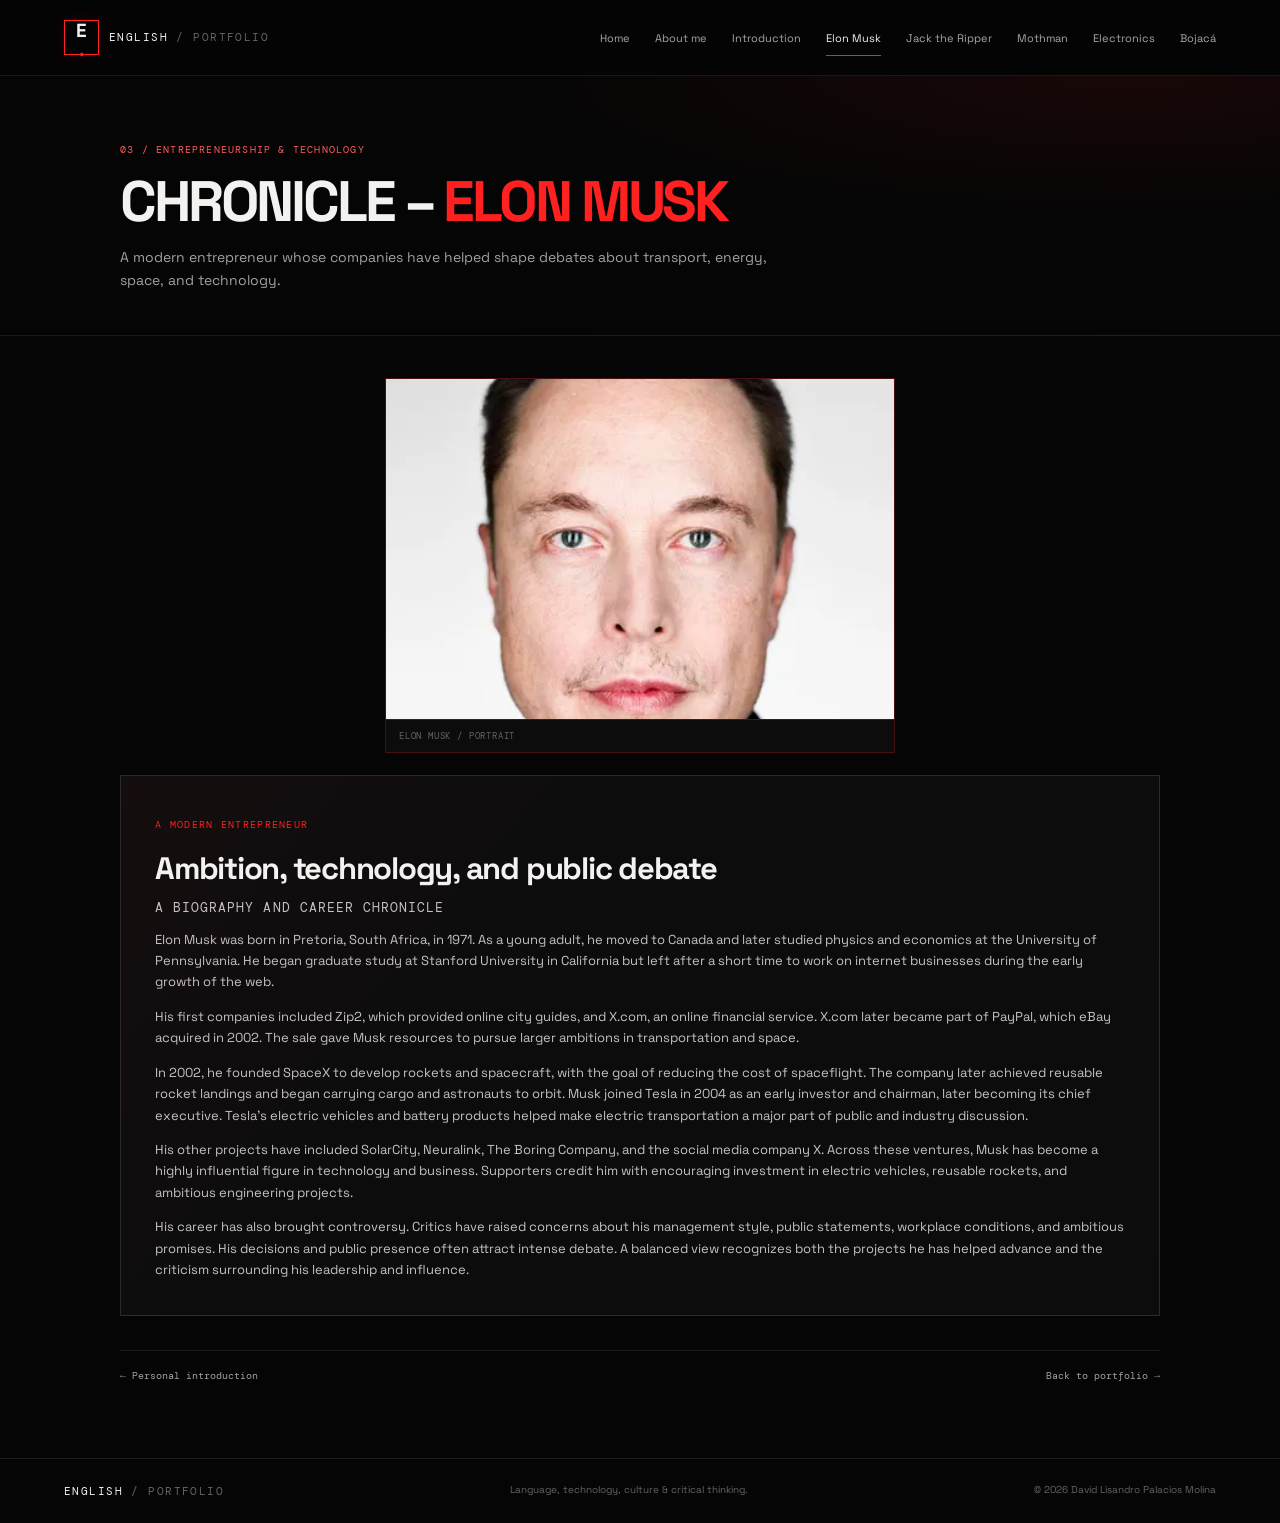
<file: pages/elon-musk-chronicle.html>
<!doctype html>
<html lang="en">
<head>
  <meta charset="utf-8"><meta name="viewport" content="width=device-width, initial-scale=1"><meta name="theme-color" content="#050505">
  <meta name="description" content="A balanced biography of Elon Musk, his early life, technology companies, achievements, and controversies.">
  <title>Elon Musk Chronicle | English Learning Portfolio</title>
  <link rel="preconnect" href="https://fonts.googleapis.com"><link rel="preconnect" href="https://fonts.gstatic.com" crossorigin>
  <link href="https://fonts.googleapis.com/css2?family=DM+Mono:wght@400;500&family=Space+Grotesk:wght@400;500;600;700&display=swap" rel="stylesheet"><link rel="stylesheet" href="../css/style.css">
</head>
<body>
  <a class="skip-link" href="#main">Skip to content</a>
  <header class="site-header"><a class="brand" href="../index.html" aria-label="English Learning Portfolio home"><span class="brand-mark">E<span>.</span></span><span class="brand-name">ENGLISH<span> / PORTFOLIO</span></span></a><nav class="site-nav" aria-label="Main navigation"><a href="../index.html">Home</a><a href="about.html">About me</a><a href="introduction.html">Introduction</a><a class="active" aria-current="page" href="elon-musk-chronicle.html">Elon Musk</a><a href="crime-and-punishment.html">Jack the Ripper</a><a href="mothman-story.html">Mothman</a><a href="electronic-components.html">Electronics</a><a href="bojaca-tourism.html">Bojacá</a></nav></header>
  <main class="page-main" id="main">
    <section class="page-intro"><p class="eyebrow">03 / ENTREPRENEURSHIP &amp; TECHNOLOGY</p><h1>CHRONICLE – <span class="accent">ELON MUSK</span></h1><p class="lead">A modern entrepreneur whose companies have helped shape debates about transport, energy, space, and technology.</p></section>
    <div class="page-content">
      <figure class="story-image"><img src="../assets/images/elon-musk/Elon_musk.webp" alt="Portrait of Elon Musk"><figcaption>ELON MUSK / PORTRAIT</figcaption></figure>
      <article class="article-card">
        <span class="article-number">A MODERN ENTREPRENEUR</span><h2>Ambition, technology, and public debate</h2><p class="article-subtitle">A biography and career chronicle</p>
        <p>Elon Musk was born in Pretoria, South Africa, in 1971. As a young adult, he moved to Canada and later studied physics and economics at the University of Pennsylvania. He began graduate study at Stanford University in California but left after a short time to work on internet businesses during the early growth of the web.</p>
        <p>His first companies included Zip2, which provided online city guides, and X.com, an online financial service. X.com later became part of PayPal, which eBay acquired in 2002. The sale gave Musk resources to pursue larger ambitions in transportation and space.</p>
        <p>In 2002, he founded SpaceX to develop rockets and spacecraft, with the goal of reducing the cost of spaceflight. The company later achieved reusable rocket landings and began carrying cargo and astronauts to orbit. Musk joined Tesla in 2004 as an early investor and chairman, later becoming its chief executive. Tesla’s electric vehicles and battery products helped make electric transportation a major part of public and industry discussion.</p>
        <p>His other projects have included SolarCity, Neuralink, The Boring Company, and the social media company X. Across these ventures, Musk has become a highly influential figure in technology and business. Supporters credit him with encouraging investment in electric vehicles, reusable rockets, and ambitious engineering projects.</p>
        <p>His career has also brought controversy. Critics have raised concerns about his management style, public statements, workplace conditions, and ambitious promises. His decisions and public presence often attract intense debate. A balanced view recognizes both the projects he has helped advance and the criticism surrounding his leadership and influence.</p>
      </article>
      <nav class="page-end-nav" aria-label="Page navigation"><a href="introduction.html">← Personal introduction</a><a href="../index.html">Back to portfolio →</a></nav>
    </div>
  </main>
  <footer class="site-footer"><a class="footer-brand" href="../index.html">ENGLISH<span> / PORTFOLIO</span></a><p>Language, technology, culture &amp; critical thinking.</p><span>© <span data-current-year>2026</span> David Lisandro Palacios Molina</span></footer><script src="../js/main.js"></script>
</body>
</html>
</file>
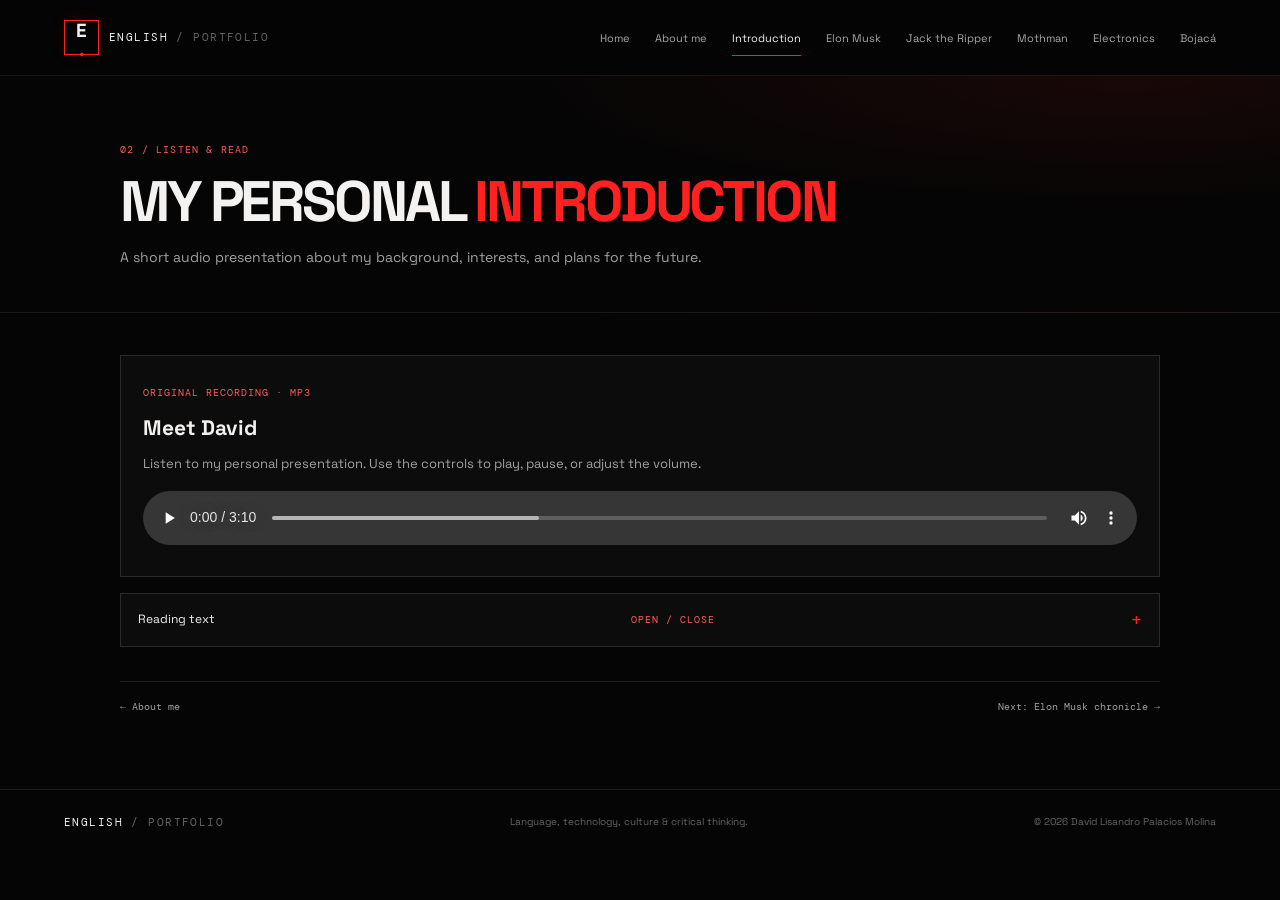
<file: pages/introduction.html>
<!doctype html>
<html lang="en">
<head>
  <meta charset="utf-8"><meta name="viewport" content="width=device-width, initial-scale=1"><meta name="theme-color" content="#050505">
  <meta name="description" content="Listen to David's personal introduction and read the accompanying text.">
  <title>Personal Introduction | English Learning Portfolio</title>
  <link rel="preconnect" href="https://fonts.googleapis.com"><link rel="preconnect" href="https://fonts.gstatic.com" crossorigin>
  <link href="https://fonts.googleapis.com/css2?family=DM+Mono:wght@400;500&family=Space+Grotesk:wght@400;500;600;700&display=swap" rel="stylesheet"><link rel="stylesheet" href="../css/style.css">
</head>
<body>
  <a class="skip-link" href="#main">Skip to content</a>
  <header class="site-header"><a class="brand" href="../index.html" aria-label="English Learning Portfolio home"><span class="brand-mark">E<span>.</span></span><span class="brand-name">ENGLISH<span> / PORTFOLIO</span></span></a><nav class="site-nav" aria-label="Main navigation"><a href="../index.html">Home</a><a href="about.html">About me</a><a class="active" aria-current="page" href="introduction.html">Introduction</a><a href="elon-musk-chronicle.html">Elon Musk</a><a href="crime-and-punishment.html">Jack the Ripper</a><a href="mothman-story.html">Mothman</a><a href="electronic-components.html">Electronics</a><a href="bojaca-tourism.html">Bojacá</a></nav></header>
  <main class="page-main" id="main">
    <section class="page-intro"><p class="eyebrow">02 / LISTEN &amp; READ</p><h1>MY PERSONAL <span class="accent">INTRODUCTION</span></h1><p class="lead">A short audio presentation about my background, interests, and plans for the future.</p></section>
    <div class="page-content">
      <section class="audio-panel panel">
        <span class="media-label">ORIGINAL RECORDING · MP3</span><h2>Meet David</h2>
        <p>Listen to my personal presentation. Use the controls to play, pause, or adjust the volume.</p>
        <audio controls preload="metadata"><source src="../assets/audio/personal-introduction/My_presentation.mp3" type="audio/mpeg">Your browser does not support the audio player. You can open the MP3 file from the portfolio assets.</audio>
      </section>
      <details class="transcript-panel panel">
        <summary>Reading text <span class="media-label">OPEN / CLOSE</span></summary>
        <div class="transcript-body">
          <p>Hello! My name is David Lisandro Palacios Molina. I am a Systems Engineering student from Bojacá, Cundinamarca, Colombia. I am passionate about technology, Linux, programming, electronics, computers, and video games. I enjoy learning how things work, exploring new technologies, and developing my technical skills. My goal is to improve my English communication skills and continue growing academically and professionally.</p>
          <p class="field-note">This reading text is based on the profile introduction and has not been verified word for word against the recording.</p>
        </div>
      </details>
      <nav class="page-end-nav" aria-label="Page navigation"><a href="about.html">← About me</a><a href="elon-musk-chronicle.html">Next: Elon Musk chronicle →</a></nav>
    </div>
  </main>
  <footer class="site-footer"><a class="footer-brand" href="../index.html">ENGLISH<span> / PORTFOLIO</span></a><p>Language, technology, culture &amp; critical thinking.</p><span>© <span data-current-year>2026</span> David Lisandro Palacios Molina</span></footer><script src="../js/main.js"></script>
</body>
</html>
</file>
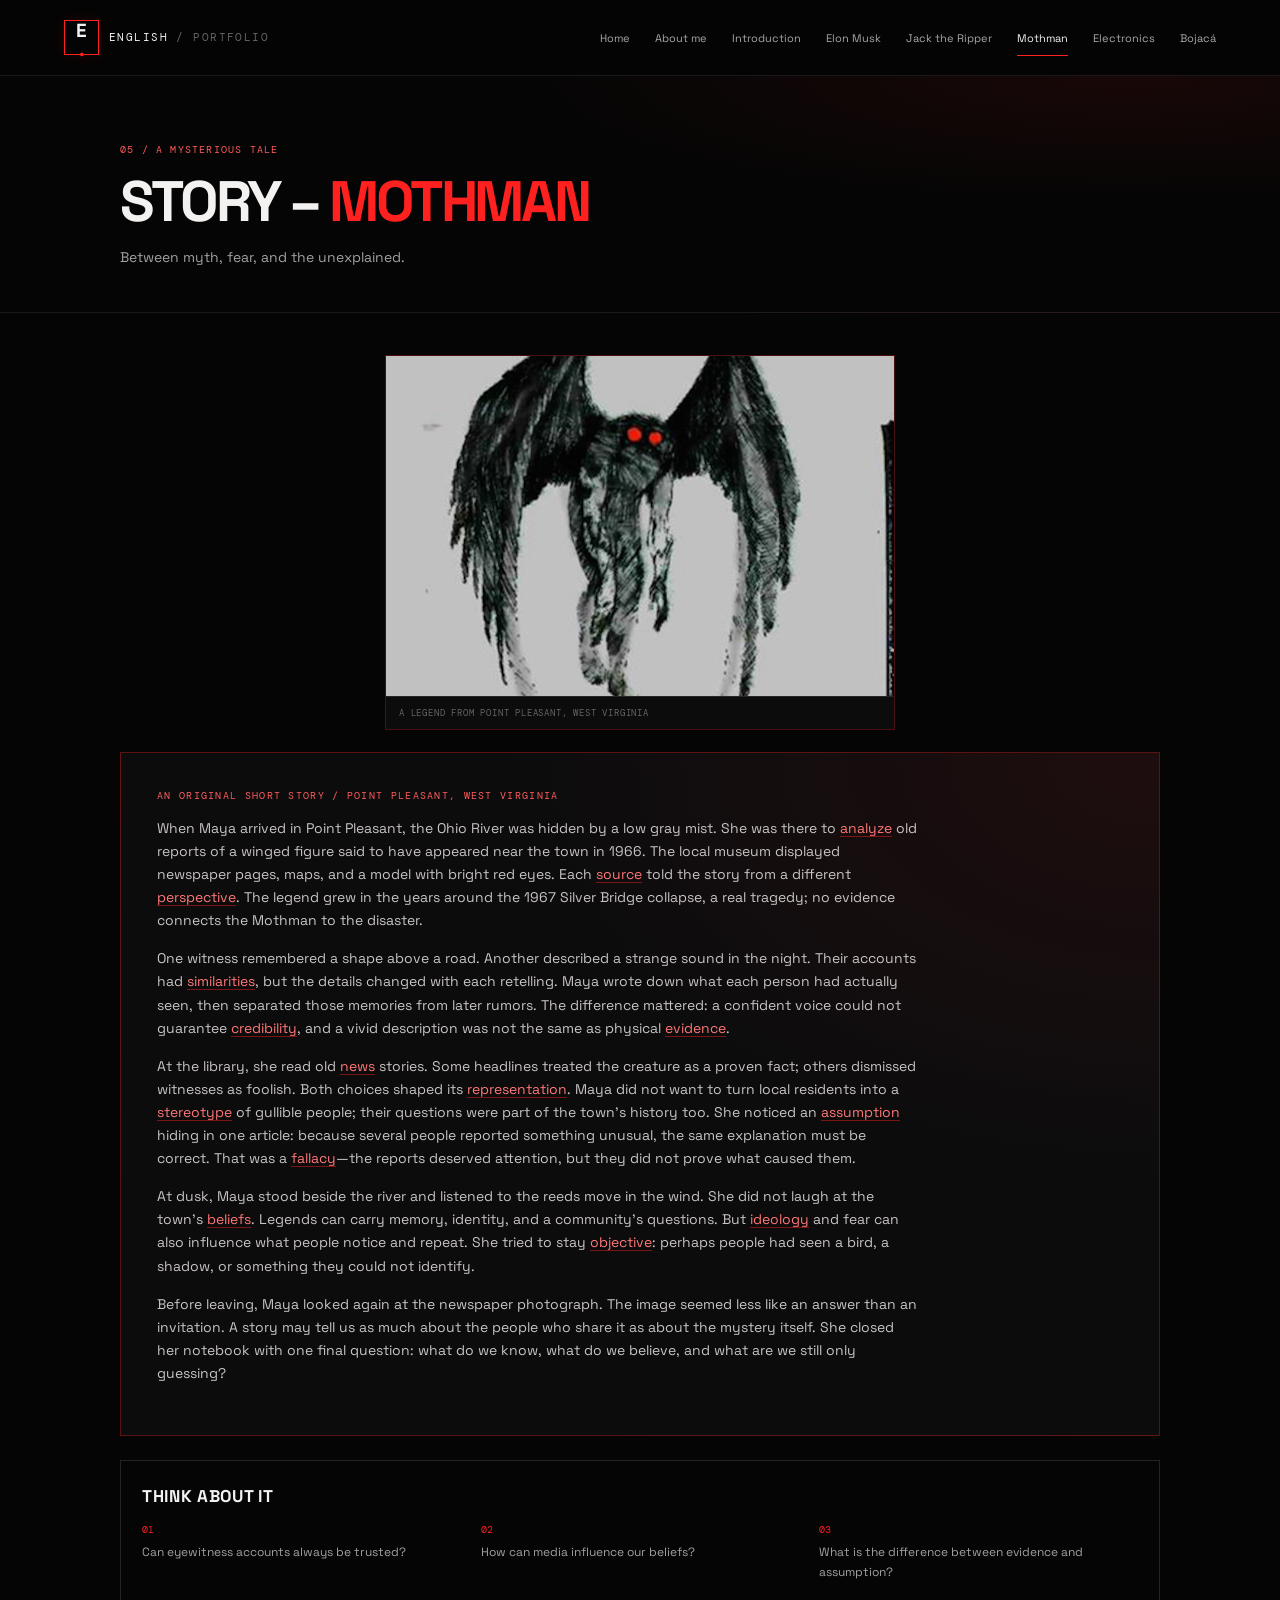
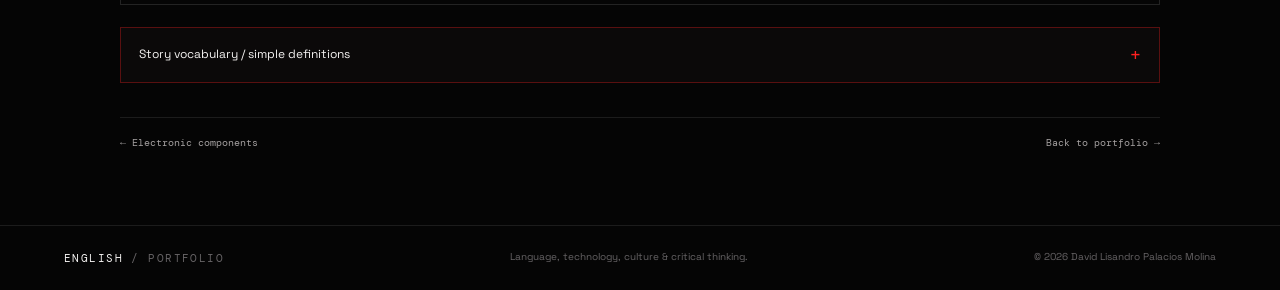
<file: pages/mothman-story.html>
<!doctype html>
<html lang="en">
<head>
  <meta charset="utf-8"><meta name="viewport" content="width=device-width, initial-scale=1"><meta name="theme-color" content="#050505">
  <meta name="description" content="An original mysterious story inspired by the Mothman legend of Point Pleasant, West Virginia.">
  <title>The Mothman Story | English Learning Portfolio</title>
  <link rel="preconnect" href="https://fonts.googleapis.com"><link rel="preconnect" href="https://fonts.gstatic.com" crossorigin>
  <link href="https://fonts.googleapis.com/css2?family=DM+Mono:wght@400;500&family=Space+Grotesk:wght@400;500;600;700&display=swap" rel="stylesheet"><link rel="stylesheet" href="../css/style.css">
</head>
<body>
  <a class="skip-link" href="#main">Skip to content</a>
  <header class="site-header"><a class="brand" href="../index.html" aria-label="English Learning Portfolio home"><span class="brand-mark">E<span>.</span></span><span class="brand-name">ENGLISH<span> / PORTFOLIO</span></span></a><nav class="site-nav" aria-label="Main navigation"><a href="../index.html">Home</a><a href="about.html">About me</a><a href="introduction.html">Introduction</a><a href="elon-musk-chronicle.html">Elon Musk</a><a href="crime-and-punishment.html">Jack the Ripper</a><a class="active" aria-current="page" href="mothman-story.html">Mothman</a><a href="electronic-components.html">Electronics</a><a href="bojaca-tourism.html">Bojacá</a></nav></header>
  <main class="page-main" id="main">
    <section class="page-intro"><p class="eyebrow">05 / A MYSTERIOUS TALE</p><h1>STORY – <span class="accent">MOTHMAN</span></h1><p class="lead">Between myth, fear, and the unexplained.</p></section>
    <div class="page-content">
      <figure class="story-image"><img src="../assets/images/mothman/The_Mothman.webp" alt="An artist's mysterious depiction of the Mothman"><figcaption>A LEGEND FROM POINT PLEASANT, WEST VIRGINIA</figcaption></figure>
      <article class="story-card">
        <p class="story-kicker">AN ORIGINAL SHORT STORY / POINT PLEASANT, WEST VIRGINIA</p>
        <p>When Maya arrived in Point Pleasant, the Ohio River was hidden by a low gray mist. She was there to <span class="vocab">analyze</span> old reports of a winged figure said to have appeared near the town in 1966. The local museum displayed newspaper pages, maps, and a model with bright red eyes. Each <span class="vocab">source</span> told the story from a different <span class="vocab">perspective</span>. The legend grew in the years around the 1967 Silver Bridge collapse, a real tragedy; no evidence connects the Mothman to the disaster.</p>
        <p>One witness remembered a shape above a road. Another described a strange sound in the night. Their accounts had <span class="vocab">similarities</span>, but the details changed with each retelling. Maya wrote down what each person had actually seen, then separated those memories from later rumors. The difference mattered: a confident voice could not guarantee <span class="vocab">credibility</span>, and a vivid description was not the same as physical <span class="vocab">evidence</span>.</p>
        <p>At the library, she read old <span class="vocab">news</span> stories. Some headlines treated the creature as a proven fact; others dismissed witnesses as foolish. Both choices shaped its <span class="vocab">representation</span>. Maya did not want to turn local residents into a <span class="vocab">stereotype</span> of gullible people; their questions were part of the town’s history too. She noticed an <span class="vocab">assumption</span> hiding in one article: because several people reported something unusual, the same explanation must be correct. That was a <span class="vocab">fallacy</span>—the reports deserved attention, but they did not prove what caused them.</p>
        <p>At dusk, Maya stood beside the river and listened to the reeds move in the wind. She did not laugh at the town’s <span class="vocab">beliefs</span>. Legends can carry memory, identity, and a community’s questions. But <span class="vocab">ideology</span> and fear can also influence what people notice and repeat. She tried to stay <span class="vocab">objective</span>: perhaps people had seen a bird, a shadow, or something they could not identify.</p>
        <p>Before leaving, Maya looked again at the newspaper photograph. The image seemed less like an answer than an invitation. A story may tell us as much about the people who share it as about the mystery itself. She closed her notebook with one final question: what do we know, what do we believe, and what are we still only guessing?</p>
      </article>
      <section class="think-box"><h2>THINK ABOUT IT</h2><ol><li>Can eyewitness accounts always be trusted?</li><li>How can media influence our beliefs?</li><li>What is the difference between evidence and assumption?</li></ol></section>
      <details class="glossary"><summary>Story vocabulary / simple definitions</summary><div class="glossary-content">
        <p><strong>Analyze:</strong> to study something carefully.</p><p><strong>Assumption:</strong> an idea accepted as true without proof.</p>
        <p><strong>Beliefs:</strong> ideas that a person or group accepts as true.</p><p><strong>Credibility:</strong> how believable or trustworthy something is.</p>
        <p><strong>Evidence:</strong> information that helps show what is true.</p><p><strong>Fallacy:</strong> an error in reasoning.</p>
        <p><strong>Ideology:</strong> a set of ideas that shapes how someone sees society.</p><p><strong>News:</strong> reports about recent events.</p>
        <p><strong>Objective:</strong> based on facts rather than personal feelings.</p><p><strong>Perspective:</strong> a particular way of seeing something.</p>
        <p><strong>Representation:</strong> the way a person or thing is shown or described.</p><p><strong>Similarities:</strong> features that are alike.</p>
        <p><strong>Source:</strong> where information comes from.</p><p><strong>Stereotype:</strong> a fixed, oversimplified idea about a group.</p>
      </div></details>
      <nav class="page-end-nav" aria-label="Page navigation"><a href="electronic-components.html">← Electronic components</a><a href="../index.html">Back to portfolio →</a></nav>
    </div>
  </main>
  <footer class="site-footer"><a class="footer-brand" href="../index.html">ENGLISH<span> / PORTFOLIO</span></a><p>Language, technology, culture &amp; critical thinking.</p><span>© <span data-current-year>2026</span> David Lisandro Palacios Molina</span></footer><script src="../js/main.js"></script>
</body>
</html>
</file>
<file: css/style.css>
:root {
  color-scheme: dark;
  --black: #050505;
  --panel: #0c0c0d;
  --panel-raised: #111112;
  --red: #ff2020;
  --red-soft: #ff5b5b;
  --white: #f4f2f1;
  --muted: #a4a0a0;
  --faint: #666365;
  --line: rgba(255, 32, 32, .26);
  --font-display: "Space Grotesk", "Arial", sans-serif;
  --font-mono: "DM Mono", "Courier New", monospace;
  font-family: var(--font-display);
  background: var(--black);
  color: var(--white);
  scroll-behavior: smooth;
}

* { box-sizing: border-box; }
body { margin: 0; min-width: 320px; background: var(--black); color: var(--white); line-height: 1.65; }
a { color: inherit; }
img, video { display: block; max-width: 100%; }
button, input { font: inherit; }
::selection { color: var(--white); background: rgba(255, 32, 32, .65); }
.skip-link { position: absolute; z-index: 20; top: -50px; left: 16px; padding: 10px 14px; color: var(--white); background: var(--red); }
.skip-link:focus { top: 10px; }
.accent { color: var(--red); }

.site-header { position: relative; z-index: 2; display: flex; align-items: center; justify-content: space-between; gap: 24px; min-height: 76px; padding: 0 clamp(20px, 5vw, 76px); border-bottom: 1px solid rgba(255,255,255,.08); background: rgba(5,5,5,.96); }
.brand { display: inline-flex; align-items: center; gap: 10px; text-decoration: none; white-space: nowrap; }
.brand-mark { display: grid; width: 35px; height: 35px; place-items: center; border: 1px solid var(--red); color: var(--white); font-weight: 700; font-size: 19px; line-height: 1; box-shadow: 0 0 14px rgba(255,32,32,.12); }
.brand-mark span { color: var(--red); }
.brand-name, .footer-brand { font-family: var(--font-mono); font-size: 11px; letter-spacing: .13em; }
.brand-name span, .footer-brand span { color: var(--faint); }
.site-nav { display: flex; align-items: center; justify-content: flex-end; gap: clamp(10px, 2vw, 25px); }
.site-nav a { position: relative; padding: 27px 0 25px; color: #aaa6a6; font-size: 11px; text-decoration: none; transition: color .2s ease; white-space: nowrap; }
.site-nav a::after { position: absolute; right: 0; bottom: 17px; left: 0; height: 1px; background: var(--red); content: ""; transform: scaleX(0); transform-origin: left; transition: transform .2s ease; }
.site-nav a:hover, .site-nav a.active { color: var(--white); }
.site-nav a:hover::after, .site-nav a.active::after { transform: scaleX(1); }

.hero { position: relative; overflow: hidden; }
.home-hero { display: grid; grid-template-columns: minmax(0, 1.1fr) minmax(300px, .9fr); align-items: center; min-height: 570px; padding: 64px clamp(24px, 10vw, 150px) 85px; border-bottom: 1px solid rgba(255,255,255,.07); }
.home-hero::before { position: absolute; top: 0; right: 0; bottom: 0; left: 48%; z-index: 0; background-image: linear-gradient(rgba(255,255,255,.025) 1px, transparent 1px), linear-gradient(90deg, rgba(255,255,255,.025) 1px, transparent 1px); background-size: 48px 48px; content: ""; mask-image: linear-gradient(90deg, transparent, #000 45%, transparent); }
.hero-copy { position: relative; z-index: 1; max-width: 650px; }
.eyebrow { display: flex; align-items: center; gap: 10px; margin: 0 0 21px; color: var(--red-soft); font: 10px/1.5 var(--font-mono); letter-spacing: .12em; }
.status-dot, .art-label i { width: 6px; height: 6px; border-radius: 50%; background: var(--red); box-shadow: 0 0 10px var(--red); }
.eyebrow-line { display: inline-block; width: 43px; height: 1px; background: var(--line); }
h1, h2, h3, p { margin-top: 0; }
.home-hero h1 { margin: 0; font-size: clamp(43px, 7vw, 86px); font-weight: 700; line-height: .96; letter-spacing: -.075em; }
.outline-text { color: transparent; -webkit-text-stroke: 1px #888; }
.hero-subtitle { margin: 26px 0 10px; color: #f4f2f1; font-size: clamp(15px, 1.8vw, 19px); }
.hero-intro { max-width: 500px; margin-bottom: 24px; color: var(--muted); font-size: 13px; }
.button { display: inline-flex; align-items: center; gap: 23px; padding: 12px 16px; border: 1px solid var(--red); font-size: 12px; text-decoration: none; transition: background .2s ease, box-shadow .2s ease, transform .2s ease; }
.button-primary { background: var(--red); color: white; }
.button:hover { box-shadow: 0 0 20px rgba(255,32,32,.28); transform: translateY(-2px); }
.hero-art { position: relative; z-index: 1; display: grid; min-height: 350px; place-items: center; }
.hero-core { display: grid; width: 190px; height: 190px; align-content: center; justify-items: center; gap: 9px; border: 1px solid rgba(255,32,32,.65); border-radius: 50%; background: radial-gradient(circle, rgba(255,32,32,.1), rgba(5,5,5,.3) 68%); box-shadow: 0 0 36px rgba(255,32,32,.12), inset 0 0 30px rgba(255,32,32,.06); }
.hero-core span { color: var(--white); font-size: 50px; font-weight: 700; letter-spacing: -.1em; }
.hero-core small { color: var(--muted); font: 9px/1.7 var(--font-mono); letter-spacing: .08em; text-align: center; }
.orbit { position: absolute; width: 260px; height: 260px; border: 1px solid rgba(255,32,32,.25); border-radius: 50%; transform: rotate(-24deg) scaleY(.47); }
.orbit-two { width: 315px; height: 315px; border-color: rgba(255,255,255,.12); transform: rotate(38deg) scaleY(.42); }
.art-label { position: absolute; color: #a39d9d; font: 9px var(--font-mono); letter-spacing: .13em; }
.art-label-top { top: 40px; right: 18px; }
.art-label-bottom { bottom: 30px; left: 18px; display: inline-flex; align-items: center; gap: 8px; }
.hero-index { position: absolute; right: clamp(24px, 5vw, 76px); bottom: 24px; color: var(--faint); font: 10px var(--font-mono); letter-spacing: .12em; }

.section-shell { width: min(1120px, calc(100% - 48px)); margin: 0 auto; }
.dashboard-section { padding-top: 74px; padding-bottom: 82px; }
.section-heading { display: flex; align-items: flex-end; justify-content: space-between; gap: 20px; margin-bottom: 27px; }
.section-heading .eyebrow, .section-heading h2 { margin-bottom: 7px; }
.section-heading h2, .page-intro h1, .closing-banner h2 { margin-top: 0; font-size: clamp(30px, 4vw, 45px); line-height: 1.12; letter-spacing: -.055em; }
.section-note { margin: 0 0 10px; color: var(--muted); font-size: 12px; }
.dashboard-grid { display: grid; grid-template-columns: repeat(3, minmax(0, 1fr)); gap: 14px; }
.dashboard-card { position: relative; display: flex; min-height: 222px; flex-direction: column; padding: 20px 21px 17px; border: 1px solid rgba(255,255,255,.12); background: linear-gradient(145deg, rgba(255,255,255,.025), transparent 62%), var(--panel); text-decoration: none; transition: border-color .2s ease, background .2s ease, transform .2s ease, box-shadow .2s ease; }
.dashboard-card::before { position: absolute; top: -1px; left: -1px; width: 27px; height: 2px; background: var(--red); content: ""; }
.dashboard-card:hover { border-color: rgba(255,32,32,.68); background-color: #111; box-shadow: 0 6px 28px rgba(255,32,32,.08); transform: translateY(-3px); }
.card-topline { display: flex; align-items: center; justify-content: space-between; color: var(--faint); font: 10px var(--font-mono); }
.card-icon { color: var(--red); font-size: 23px; line-height: 1; }
.dashboard-card h3 { margin: 22px 0 8px; font-size: 15px; line-height: 1.35; letter-spacing: .015em; }
.dashboard-card p { margin-bottom: 16px; color: var(--muted); font-size: 12px; line-height: 1.65; }
.card-link { display: flex; align-items: center; justify-content: space-between; gap: 12px; margin-top: auto; padding-top: 10px; border-top: 1px solid rgba(255,255,255,.08); color: #d3cece; font: 10px var(--font-mono); }
.card-link b { color: var(--red); font-size: 15px; font-weight: 400; }
.closing-banner { display: flex; align-items: center; gap: clamp(20px, 5vw, 70px); margin-bottom: 75px; padding: clamp(24px, 5vw, 48px); border: 1px solid var(--line); background: radial-gradient(ellipse at 0 100%, rgba(255,32,32,.1), transparent 55%), var(--panel); }
.closing-mark { align-self: flex-start; color: var(--red); font-size: 64px; line-height: .9; }
.closing-banner .eyebrow { margin-bottom: 8px; }
.closing-banner h2 { margin-bottom: 0; font-size: clamp(26px, 3.5vw, 38px); }
.text-link { margin-left: auto; color: var(--white); font-size: 12px; text-decoration: none; white-space: nowrap; }
.text-link span { margin-left: 8px; color: var(--red); }

.page-main { min-height: 65vh; }
.page-intro { position: relative; padding: 66px max(24px, calc((100% - 1040px) / 2)) 43px; border-bottom: 1px solid rgba(255,255,255,.08); background: radial-gradient(ellipse at 88% 0, rgba(255,32,32,.08), transparent 39%); }
.page-intro .eyebrow { margin-bottom: 13px; }
.page-intro h1 { max-width: 840px; margin-bottom: 12px; font-size: clamp(34px, 5vw, 57px); }
.page-intro .lead { max-width: 690px; margin-bottom: 0; color: var(--muted); font-size: 14px; }
.page-content { width: min(1040px, calc(100% - 48px)); margin: 0 auto; padding: 42px 0 76px; }
.content-grid { display: grid; grid-template-columns: minmax(230px, .75fr) minmax(0, 1.25fr); gap: 34px; align-items: start; }
.panel { border: 1px solid rgba(255,255,255,.12); background: var(--panel); }
.profile-photo { width: 100%; max-height: 390px; object-fit: cover; object-position: center 36%; border: 1px solid var(--line); filter: saturate(.82); }
.photo-caption { margin: 9px 0 0; color: var(--faint); font: 9px var(--font-mono); letter-spacing: .1em; }
.profile-copy h2, .content-block h2 { margin: 0 0 13px; font-size: 24px; letter-spacing: -.04em; }
.profile-copy p, .content-block p { color: #c1bdbd; font-size: 13px; }
.profile-facts { display: grid; grid-template-columns: 1fr 1fr; gap: 12px; margin: 24px 0; }
.fact { padding: 13px; border-left: 1px solid var(--red); background: rgba(255,255,255,.025); }
.fact-label { display: block; margin-bottom: 5px; color: var(--faint); font: 9px var(--font-mono); letter-spacing: .08em; text-transform: uppercase; }
.fact strong { font-size: 12px; font-weight: 500; }
.field-label { display: block; margin-bottom: 8px; color: var(--white); font-size: 12px; }
.level-input { width: 100%; padding: 12px 13px; border: 1px solid rgba(255,32,32,.45); border-radius: 0; outline: 0; background: #080808; color: var(--white); }
.level-input:focus { border-color: var(--red); box-shadow: 0 0 0 2px rgba(255,32,32,.15); }
.field-note { margin: 8px 0 0 !important; color: var(--faint) !important; font-size: 10px !important; }
.content-block { margin-bottom: 31px; }
.content-block h2 { display: flex; align-items: center; gap: 10px; }
.content-block h2::before { width: 16px; height: 1px; background: var(--red); content: ""; }
.tag-list { display: flex; flex-wrap: wrap; gap: 8px; margin-top: 16px; }
.tag { padding: 6px 9px; border: 1px solid rgba(255,255,255,.14); color: #c5c0c0; font: 10px var(--font-mono); }

.audio-panel { padding: 22px; }
.audio-panel audio { width: 100%; margin-top: 17px; accent-color: var(--red); }
.media-label { color: var(--red-soft); font: 10px var(--font-mono); letter-spacing: .1em; }
.audio-panel h2 { margin: 7px 0; font-size: 21px; }
.audio-panel p { margin-bottom: 0; color: var(--muted); font-size: 13px; }
.transcript-panel { margin-top: 16px; }
.transcript-panel summary, .glossary summary { cursor: pointer; list-style: none; }
.transcript-panel summary::-webkit-details-marker, .glossary summary::-webkit-details-marker { display: none; }
.transcript-panel summary { display: flex; align-items: center; justify-content: space-between; padding: 14px 17px; color: var(--white); font-size: 12px; }
.transcript-panel summary::after, .glossary summary::after { color: var(--red); content: "+"; font: 18px var(--font-mono); }
.transcript-panel[open] summary::after, .glossary[open] summary::after { content: "−"; }
.transcript-body { padding: 0 17px 17px; color: var(--muted); font-size: 13px; }
.transcript-body p:last-child { margin-bottom: 0; }
.callout { padding: 15px 17px; border-left: 2px solid var(--red); background: rgba(255,32,32,.055); color: #d0caca; font-size: 12px; }

.article-card { position: relative; margin-bottom: 21px; padding: clamp(21px, 4vw, 34px); border: 1px solid rgba(255,255,255,.12); background: linear-gradient(130deg, rgba(255,32,32,.035), transparent 40%), var(--panel); }
.article-number { color: var(--red); font: 10px var(--font-mono); letter-spacing: .13em; }
.article-card h2 { margin: 7px 0 4px; font-size: clamp(23px, 3vw, 31px); letter-spacing: -.04em; }
.article-subtitle { margin: 0 0 17px; color: var(--faint); font: 10px var(--font-mono); letter-spacing: .08em; text-transform: uppercase; }
.article-card p { margin-bottom: 13px; color: #c7c2c2; font-size: 13px; }
.article-card p:last-child { margin-bottom: 0; }
.vocab { color: #ff7777; text-decoration: underline; text-decoration-color: rgba(255,32,32,.45); text-underline-offset: 3px; }
.glossary { margin-top: 22px; border: 1px solid rgba(255,32,32,.32); background: #0b0909; }
.glossary summary { display: flex; align-items: center; justify-content: space-between; padding: 15px 18px; font-size: 12px; }
.glossary-content { display: grid; grid-template-columns: repeat(2, minmax(0,1fr)); gap: 0 26px; padding: 0 18px 17px; }
.glossary-content p { margin: 0; padding: 8px 0; border-top: 1px solid rgba(255,255,255,.07); color: var(--muted); font-size: 11px; }
.glossary-content strong { color: var(--white); font-weight: 500; }

.story-card { padding: clamp(22px, 4vw, 36px); border: 1px solid rgba(255,32,32,.32); background: radial-gradient(ellipse at 100% 0, rgba(255,32,32,.08), transparent 45%), var(--panel); }
.story-card p { max-width: 760px; color: #c9c4c4; font-size: 14px; }
.story-card p + p { margin-top: 15px; }
.story-card .story-kicker { color: var(--red-soft); font: 10px var(--font-mono); letter-spacing: .13em; }
.story-image { max-width: 510px; margin: 0 auto 22px; overflow: hidden; border: 1px solid var(--line); background: var(--panel); }
.story-image img { width: 100%; max-height: 340px; object-fit: cover; object-position: center; }
.story-image figcaption { padding: 10px 13px; border-top: 1px solid rgba(255,255,255,.1); color: var(--faint); font: 9px var(--font-mono); letter-spacing: .09em; }
.think-box { margin-top: 24px; padding: 21px; border: 1px solid rgba(255,255,255,.12); }
.think-box h2 { margin-bottom: 13px; font-size: 17px; letter-spacing: .04em; }
.think-box ol { display: grid; grid-template-columns: repeat(3,1fr); gap: 20px; margin: 0; padding: 0; list-style: none; counter-reset: think; }
.think-box li { color: var(--muted); font-size: 12px; counter-increment: think; }
.think-box li::before { display: block; margin-bottom: 7px; color: var(--red); content: "0" counter(think); font: 10px var(--font-mono); }

.component-grid { display: grid; grid-template-columns: repeat(3, minmax(0,1fr)); gap: 14px; }
.component-card { overflow: hidden; border: 1px solid rgba(255,255,255,.12); background: var(--panel); }
.component-art { display: grid; min-height: 150px; place-items: center; border-bottom: 1px solid rgba(255,32,32,.2); background: radial-gradient(circle at 50% 65%, rgba(255,32,32,.075), transparent 58%), #080808; }
.component-art svg { width: min(210px, 78%); height: 125px; }
.component-copy { padding: 17px; }
.component-copy h2 { margin: 0 0 7px; font-size: 16px; }
.component-copy p { margin-bottom: 13px; color: var(--muted); font-size: 11px; line-height: 1.65; }
.component-copy p:last-child { margin-bottom: 0; }
.component-copy strong { color: #dedada; font-weight: 500; }
.spec-label { display: block; margin: 12px 0 4px; color: var(--red-soft); font: 9px var(--font-mono); letter-spacing: .1em; text-transform: uppercase; }

.video-frame { overflow: hidden; border: 1px solid var(--line); background: #000; }
.video-frame video { width: 100%; max-height: 600px; background: #000; }
.video-caption { display: flex; justify-content: space-between; gap: 20px; padding: 11px 14px; border-top: 1px solid rgba(255,255,255,.1); color: var(--faint); font: 9px var(--font-mono); letter-spacing: .08em; }
.bojaca-intro { display: grid; grid-template-columns: minmax(0,1.3fr) minmax(210px,.7fr); gap: 26px; margin-top: 34px; }
.bojaca-intro h2 { margin: 0 0 12px; font-size: 23px; }
.bojaca-intro p { color: #c3bebe; font-size: 13px; }
.image-gallery { display: grid; grid-template-columns: repeat(3, minmax(0,1fr)); gap: 13px; margin: 28px 0 0; }
.gallery-item { overflow: hidden; margin: 0; border: 1px solid rgba(255,255,255,.12); background: var(--panel); }
.gallery-item img { width: 100%; aspect-ratio: 1.45; object-fit: cover; transition: transform .3s ease; }
.gallery-item:hover img { transform: scale(1.035); }
.gallery-item figcaption { padding: 9px 11px; color: var(--muted); font: 9px var(--font-mono); letter-spacing: .06em; }
.place-facts { display: grid; gap: 9px; }
.place-fact { padding: 12px 13px; border: 1px solid rgba(255,255,255,.1); background: var(--panel); }
.place-fact strong { display: block; margin-bottom: 3px; color: var(--red-soft); font: 9px var(--font-mono); letter-spacing: .08em; text-transform: uppercase; }
.place-fact span { color: #c3bebe; font-size: 11px; }
.landscape-card { display: flex; align-items: center; justify-content: center; min-height: 190px; margin-top: 20px; border: 1px solid rgba(255,255,255,.12); background: radial-gradient(ellipse at 30% 100%, rgba(255,32,32,.16), transparent 47%), #090909; }
.landscape-card svg { width: min(540px, 90%); height: 165px; }

.page-end-nav { display: flex; justify-content: space-between; gap: 12px; margin-top: 34px; padding-top: 18px; border-top: 1px solid rgba(255,255,255,.09); }
.page-end-nav a { color: var(--muted); font: 10px var(--font-mono); text-decoration: none; }
.page-end-nav a:hover { color: var(--red-soft); }
.site-footer { display: flex; align-items: center; justify-content: space-between; gap: 18px; padding: 23px clamp(20px, 5vw, 76px); border-top: 1px solid rgba(255,255,255,.09); color: var(--faint); font-size: 10px; }
.site-footer p { margin: 0; }
.footer-brand { color: var(--white); text-decoration: none; }

@media (max-width: 980px) {
  .site-header { align-items: flex-start; flex-direction: column; gap: 0; padding-top: 14px; padding-bottom: 0; }
  .site-nav { justify-content: flex-start; width: 100%; overflow-x: auto; gap: 20px; scrollbar-width: thin; }
  .site-nav a { padding: 14px 0 15px; }
  .site-nav a::after { bottom: 8px; }
  .home-hero { min-height: 510px; padding-right: 7vw; padding-left: 7vw; }
}
@media (max-width: 720px) {
  .home-hero { grid-template-columns: 1fr; padding-top: 56px; padding-bottom: 54px; }
  .hero-art { min-height: 255px; margin-top: 10px; }
  .hero-core { width: 150px; height: 150px; }
  .hero-core span { font-size: 40px; }
  .orbit { width: 215px; height: 215px; }
  .orbit-two { width: 260px; height: 260px; }
  .art-label-top { top: 4px; right: 10%; }
  .art-label-bottom { bottom: 2px; left: 10%; }
  .dashboard-grid { grid-template-columns: repeat(2, minmax(0,1fr)); }
  .dashboard-card { min-height: 215px; }
  .closing-banner { align-items: flex-start; flex-wrap: wrap; gap: 14px 22px; }
  .closing-mark { font-size: 46px; }
  .text-link { width: 100%; margin: 0 0 0 60px; }
  .content-grid { grid-template-columns: minmax(0, 1fr); }
  .profile-photo { max-height: 460px; object-position: center 38%; }
  .component-grid { grid-template-columns: repeat(2, minmax(0,1fr)); }
  .think-box ol { grid-template-columns: 1fr; gap: 13px; }
  .bojaca-intro { grid-template-columns: 1fr; }
  .image-gallery { grid-template-columns: 1fr 1fr; }
}
@media (max-width: 480px) {
  .site-header { padding-right: 16px; padding-left: 16px; }
  .site-nav { gap: 17px; }
  .site-nav a { font-size: 10px; }
  .section-shell, .page-content { width: calc(100% - 32px); }
  .home-hero { padding-right: 20px; padding-left: 20px; }
  .home-hero h1 { font-size: clamp(41px, 13vw, 61px); }
  .dashboard-section { padding-top: 52px; padding-bottom: 55px; }
  .section-heading { align-items: flex-start; flex-direction: column; gap: 0; }
  .dashboard-grid, .component-grid { grid-template-columns: 1fr; }
  .dashboard-card { min-height: 190px; }
  .closing-banner { margin-bottom: 48px; padding: 22px 17px; }
  .page-intro { padding-top: 44px; padding-right: 18px; padding-left: 18px; }
  .page-content { padding-top: 29px; padding-bottom: 52px; }
  .profile-facts, .glossary-content { grid-template-columns: 1fr; }
  .image-gallery { grid-template-columns: 1fr; }
  .story-image img { max-height: 260px; }
  .site-footer { align-items: flex-start; flex-direction: column; }
  .video-caption { flex-direction: column; gap: 4px; }
}
@media (prefers-reduced-motion: reduce) {
  *, *::before, *::after { scroll-behavior: auto !important; transition-duration: .01ms !important; animation-duration: .01ms !important; }
}
</file>
